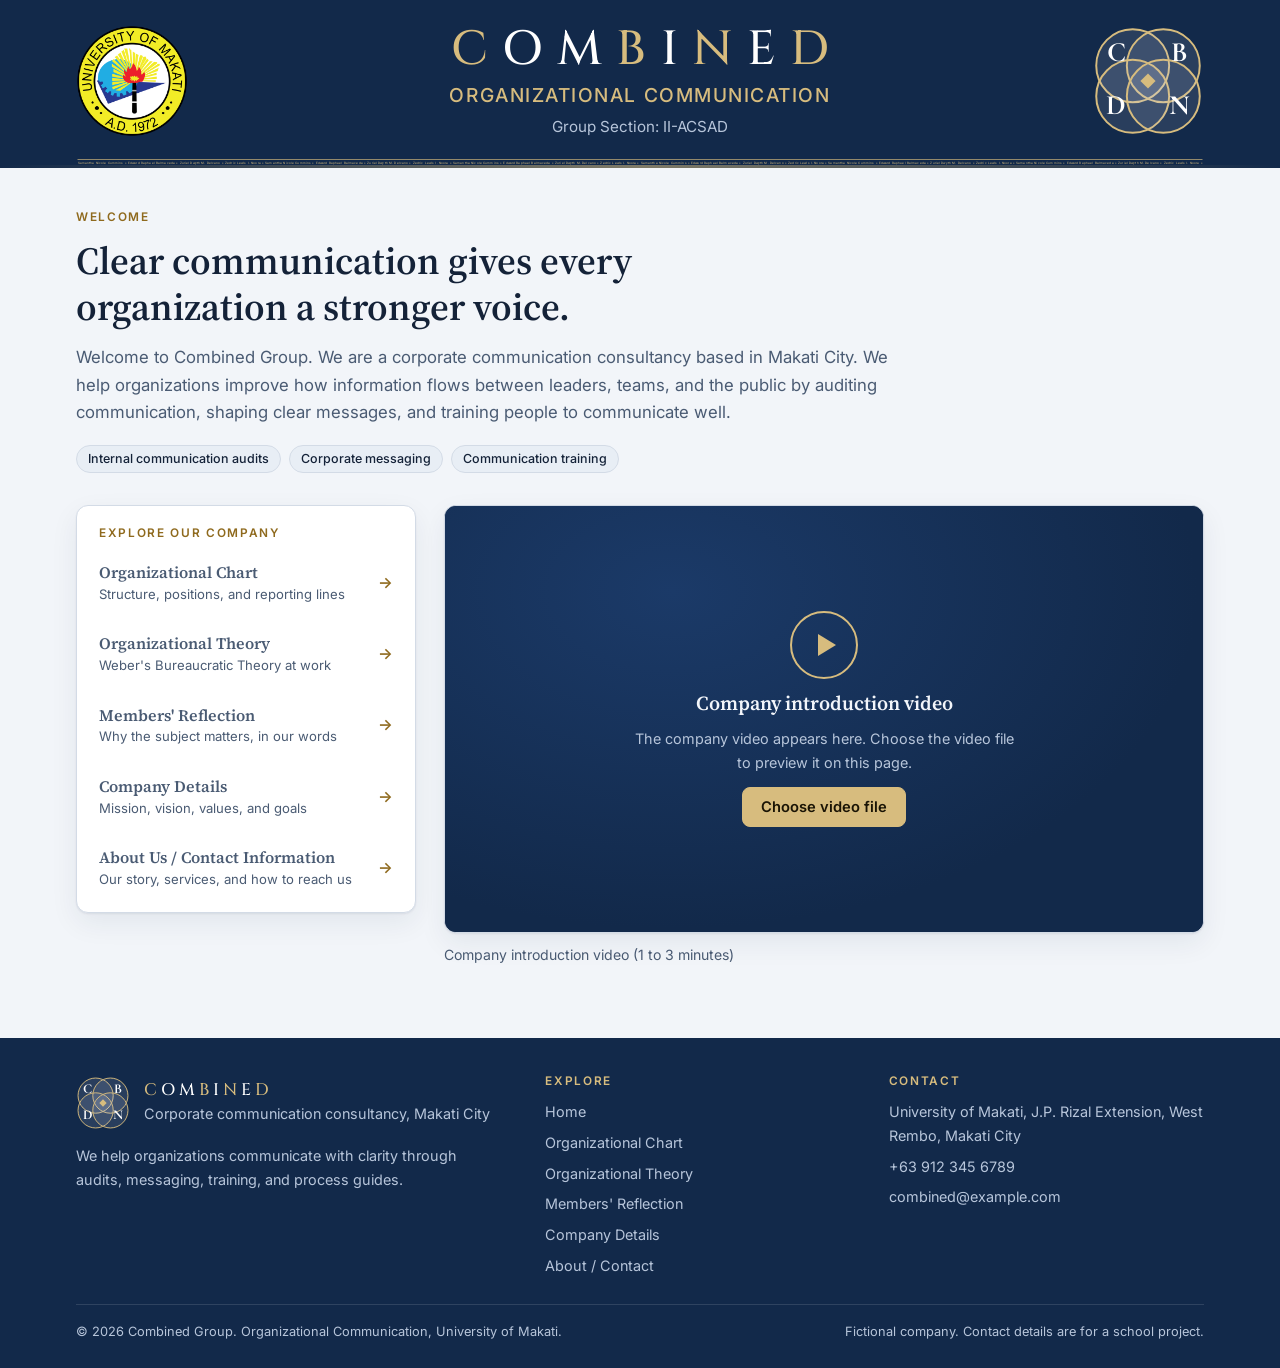
<file: index.html>
<!DOCTYPE html>
<html lang="en">
<head>
<meta charset="UTF-8">
<meta name="viewport" content="width=device-width, initial-scale=1, viewport-fit=cover">
<title>Home | Combined Group</title>
<link rel="preconnect" href="https://fonts.googleapis.com">
<link rel="preconnect" href="https://fonts.gstatic.com" crossorigin>
<link rel="stylesheet" href="https://fonts.googleapis.com/css2?family=Inter:wght@400;500;600&family=Source+Serif+4:opsz,wght@8..60,500;8..60,600;8..60,700&family=Cinzel:wght@500;600&family=Cormorant+Garamond:wght@600;700&display=swap">
<link rel="icon" type="image/svg+xml" href="assets/logo.svg">
<link rel="icon" type="image/png" href="assets/favicon.png">
<link rel="apple-touch-icon" href="assets/favicon.png">
<link rel="stylesheet" href="css/style.css">
</head>
<body data-page="home">

<header class="site-header">
  <div class="wrap">
    <div class="header-grid">
      <div class="logo-slot left" id="umak-logo"></div>
      <div class="brand-center">
        <h1 id="co-name"></h1>
        <p class="sub">Organizational Communication</p>
        <p class="sec" id="co-section"></p>
      </div>
      <div class="logo-slot right" id="company-logo"></div>
    </div>
    <svg class="member-line" id="member-line" viewBox="0 0 1200 6" role="img" aria-label="Decorative line made of our group members' names"></svg>
  </div>
  <div class="header-rule"></div>
</header>

<nav class="topnav" id="topnav" aria-label="Main navigation" hidden>
  <div class="wrap"><ul id="topnav-list"></ul></div>
</nav>

<main id="main">
<section class="page" data-page="home" aria-labelledby="home-h">
  <div class="wrap">
    <div class="intro">
      <span class="label">Welcome</span>
      <h2 id="home-h">Clear communication gives every organization a stronger voice.</h2>
      <p id="home-intro"></p>
      <div class="chips">
        <span class="pill">Internal communication audits</span>
        <span class="pill">Corporate messaging</span>
        <span class="pill">Communication training</span>
      </div>
    </div>
    <div class="home-grid">
      <aside class="card side-nav" aria-label="Explore our company">
        <span class="label">Explore our company</span>
        <ul id="side-nav-list"></ul>
      </aside>
      <div class="video-col">
        <div class="video-frame" id="video-frame"></div>
        <div class="video-caption">
          <span>Company introduction video (1 to 3 minutes)</span>
          <span class="video-note" id="video-note" aria-live="polite"></span>
        </div>
      </div>
    </div>
  </div>
</section>
</main>

<footer class="site-footer">
  <div class="wrap">
    <div class="foot-grid">
      <div>
        <div class="foot-brand"><div class="mini" id="foot-logo"></div><div><strong id="foot-name"></strong><span>Corporate communication consultancy, Makati City</span></div></div>
        <p style="margin-top:14px;max-width:44ch">We help organizations communicate with clarity through audits, messaging, training, and process guides.</p>
      </div>
      <div><h4>Explore</h4><ul id="foot-links"></ul></div>
      <div><h4>Contact</h4><ul><li>University of Makati, J.P. Rizal Extension, West Rembo, Makati City</li><li>+63 912 345 6789</li><li>combined@example.com</li></ul></div>
    </div>
    <div class="legal"><span id="foot-legal"></span><span>Fictional company. Contact details are for a school project.</span></div>
  </div>
</footer>

<script src="js/script.js"></script>
</body>
</html>
</file>
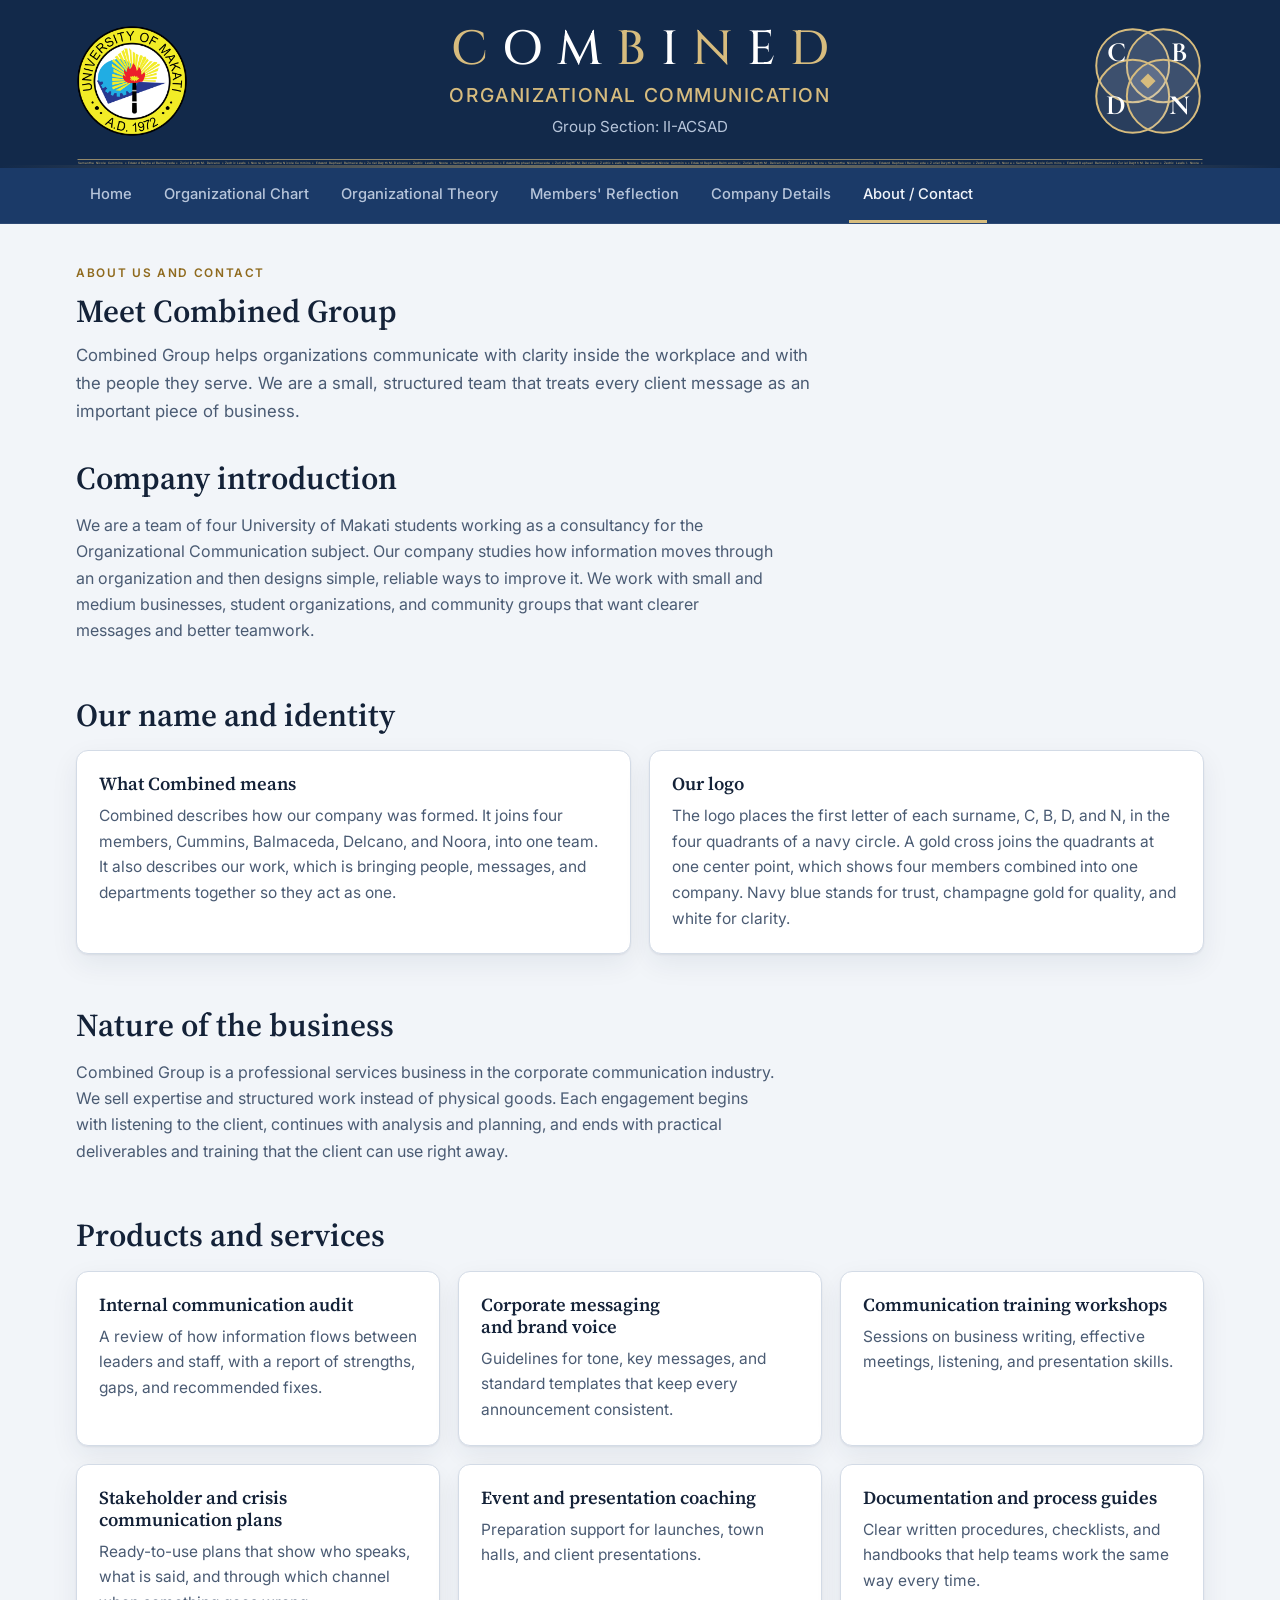
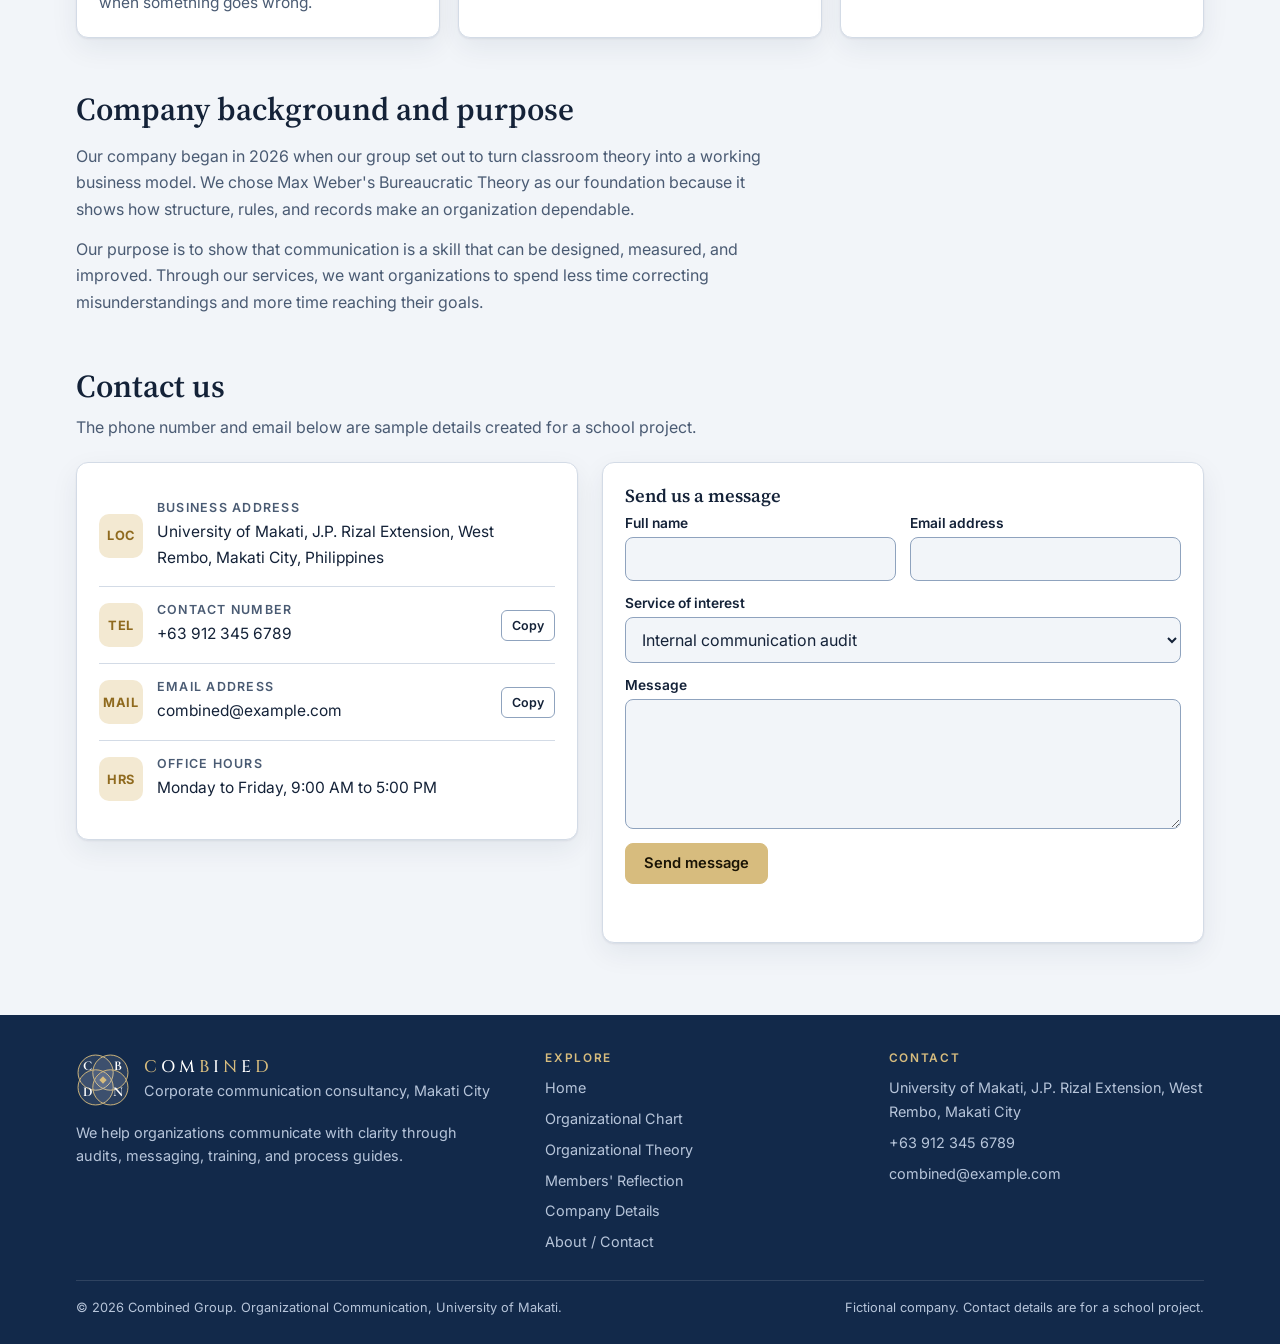
<file: about-contact.html>
<!DOCTYPE html>
<html lang="en">
<head>
<meta charset="UTF-8">
<meta name="viewport" content="width=device-width, initial-scale=1, viewport-fit=cover">
<title>About Us and Contact | Combined Group</title>
<link rel="preconnect" href="https://fonts.googleapis.com">
<link rel="preconnect" href="https://fonts.gstatic.com" crossorigin>
<link rel="stylesheet" href="https://fonts.googleapis.com/css2?family=Inter:wght@400;500;600&family=Source+Serif+4:opsz,wght@8..60,500;8..60,600;8..60,700&family=Cinzel:wght@500;600&family=Cormorant+Garamond:wght@600;700&display=swap">
<link rel="icon" type="image/svg+xml" href="assets/logo.svg">
<link rel="icon" type="image/png" href="assets/favicon.png">
<link rel="apple-touch-icon" href="assets/favicon.png">
<link rel="stylesheet" href="css/style.css">
</head>
<body data-page="about-contact">

<header class="site-header">
  <div class="wrap">
    <div class="header-grid">
      <div class="logo-slot left" id="umak-logo"></div>
      <div class="brand-center">
        <h1 id="co-name"></h1>
        <p class="sub">Organizational Communication</p>
        <p class="sec" id="co-section"></p>
      </div>
      <div class="logo-slot right" id="company-logo"></div>
    </div>
    <svg class="member-line" id="member-line" viewBox="0 0 1200 6" role="img" aria-label="Decorative line made of our group members' names"></svg>
  </div>
  <div class="header-rule"></div>
</header>

<nav class="topnav" id="topnav" aria-label="Main navigation">
  <div class="wrap"><ul id="topnav-list"></ul></div>
</nav>

<main id="main">
<section class="page" data-page="about-contact" aria-labelledby="ac-h">
  <div class="wrap">
    <div class="page-hero">
      <span class="label">About Us and Contact</span>
      <h2 id="ac-h">Meet Combined Group</h2>
      <p>Combined Group helps organizations communicate with clarity inside the workplace and with the people they serve. We are a small, structured team that treats every client message as an important piece of business.</p>
    </div>

    <div class="section" style="margin-top:0">
      <h2>Company introduction</h2>
      <div class="prose" style="margin-top:14px">
        <p>We are a team of four University of Makati students working as a consultancy for the Organizational Communication subject. Our company studies how information moves through an organization and then designs simple, reliable ways to improve it. We work with small and medium businesses, student organizations, and community groups that want clearer messages and better teamwork.</p>
      </div>
    </div>

    <div class="section">
      <h2>Our name and identity</h2>
      <div class="grid g2" style="margin-top:16px">
        <article class="card"><h3>What Combined means</h3><p>Combined describes how our company was formed. It joins four members, Cummins, Balmaceda, Delcano, and Noora, into one team. It also describes our work, which is bringing people, messages, and departments together so they act as one.</p></article>
        <article class="card"><h3>Our logo</h3><p>The logo places the first letter of each surname, C, B, D, and N, in the four quadrants of a navy circle. A gold cross joins the quadrants at one center point, which shows four members combined into one company. Navy blue stands for trust, champagne gold for quality, and white for clarity.</p></article>
      </div>
    </div>

    <div class="section">
      <h2>Nature of the business</h2>
      <div class="prose" style="margin-top:14px">
        <p>Combined Group is a professional services business in the corporate communication industry. We sell expertise and structured work instead of physical goods. Each engagement begins with listening to the client, continues with analysis and planning, and ends with practical deliverables and training that the client can use right away.</p>
      </div>
    </div>

    <div class="section">
      <h2>Products and services</h2>
      <div class="grid g3" style="margin-top:16px">
        <article class="card hoverable"><h3>Internal communication audit</h3><p>A review of how information flows between leaders and staff, with a report of strengths, gaps, and recommended fixes.</p></article>
        <article class="card hoverable"><h3>Corporate messaging and brand voice</h3><p>Guidelines for tone, key messages, and standard templates that keep every announcement consistent.</p></article>
        <article class="card hoverable"><h3>Communication training workshops</h3><p>Sessions on business writing, effective meetings, listening, and presentation skills.</p></article>
        <article class="card hoverable"><h3>Stakeholder and crisis communication plans</h3><p>Ready-to-use plans that show who speaks, what is said, and through which channel when something goes wrong.</p></article>
        <article class="card hoverable"><h3>Event and presentation coaching</h3><p>Preparation support for launches, town halls, and client presentations.</p></article>
        <article class="card hoverable"><h3>Documentation and process guides</h3><p>Clear written procedures, checklists, and handbooks that help teams work the same way every time.</p></article>
      </div>
    </div>

    <div class="section">
      <h2>Company background and purpose</h2>
      <div class="prose" style="margin-top:14px">
        <p>Our company began in 2026 when our group set out to turn classroom theory into a working business model. We chose Max Weber's Bureaucratic Theory as our foundation because it shows how structure, rules, and records make an organization dependable.</p>
        <p>Our purpose is to show that communication is a skill that can be designed, measured, and improved. Through our services, we want organizations to spend less time correcting misunderstandings and more time reaching their goals.</p>
      </div>
    </div>

    <div class="section">
      <h2>Contact us</h2>
      <p class="lead">The phone number and email below are sample details created for a school project.</p>
      <div class="contact-grid">
        <div class="card">
          <div class="detail"><div class="ic">LOC</div><div><h4>Business address</h4><p>University of Makati, J.P. Rizal Extension, West Rembo, Makati City, Philippines</p></div></div>
          <div class="detail"><div class="ic">TEL</div><div><h4>Contact number</h4><p id="v-phone">+63 912 345 6789</p></div><button class="copy" type="button" data-copy="v-phone">Copy</button></div>
          <div class="detail"><div class="ic">MAIL</div><div><h4>Email address</h4><p id="v-email">combined@example.com</p></div><button class="copy" type="button" data-copy="v-email">Copy</button></div>
          <div class="detail"><div class="ic">HRS</div><div><h4>Office hours</h4><p>Monday to Friday, 9:00 AM to 5:00 PM</p></div></div>
        </div>
        <div class="card">
          <h3>Send us a message</h3>
          <form id="contact-form" novalidate>
            <div class="row2">
              <div class="field"><label for="c-name">Full name</label><input id="c-name" name="name" type="text" autocomplete="name" required></div>
              <div class="field"><label for="c-email">Email address</label><input id="c-email" name="email" type="email" autocomplete="email" required></div>
            </div>
            <div class="field"><label for="c-topic">Service of interest</label>
              <select id="c-topic" name="topic">
                <option>Internal communication audit</option>
                <option>Corporate messaging and brand voice</option>
                <option>Communication training workshop</option>
                <option>Stakeholder and crisis communication plan</option>
                <option>Event and presentation coaching</option>
                <option>Documentation and process guides</option>
              </select>
            </div>
            <div class="field"><label for="c-msg">Message</label><textarea id="c-msg" name="message" required></textarea></div>
            <div><button class="btn" type="submit">Send message</button></div>
            <p class="status" id="form-status" role="status" aria-live="polite"></p>
          </form>
        </div>
      </div>
    </div>
  </div>
</section>
</main>

<footer class="site-footer">
  <div class="wrap">
    <div class="foot-grid">
      <div>
        <div class="foot-brand"><div class="mini" id="foot-logo"></div><div><strong id="foot-name"></strong><span>Corporate communication consultancy, Makati City</span></div></div>
        <p style="margin-top:14px;max-width:44ch">We help organizations communicate with clarity through audits, messaging, training, and process guides.</p>
      </div>
      <div><h4>Explore</h4><ul id="foot-links"></ul></div>
      <div><h4>Contact</h4><ul><li>University of Makati, J.P. Rizal Extension, West Rembo, Makati City</li><li>+63 912 345 6789</li><li>combined@example.com</li></ul></div>
    </div>
    <div class="legal"><span id="foot-legal"></span><span>Fictional company. Contact details are for a school project.</span></div>
  </div>
</footer>

<script src="js/script.js"></script>
</body>
</html>
</file>
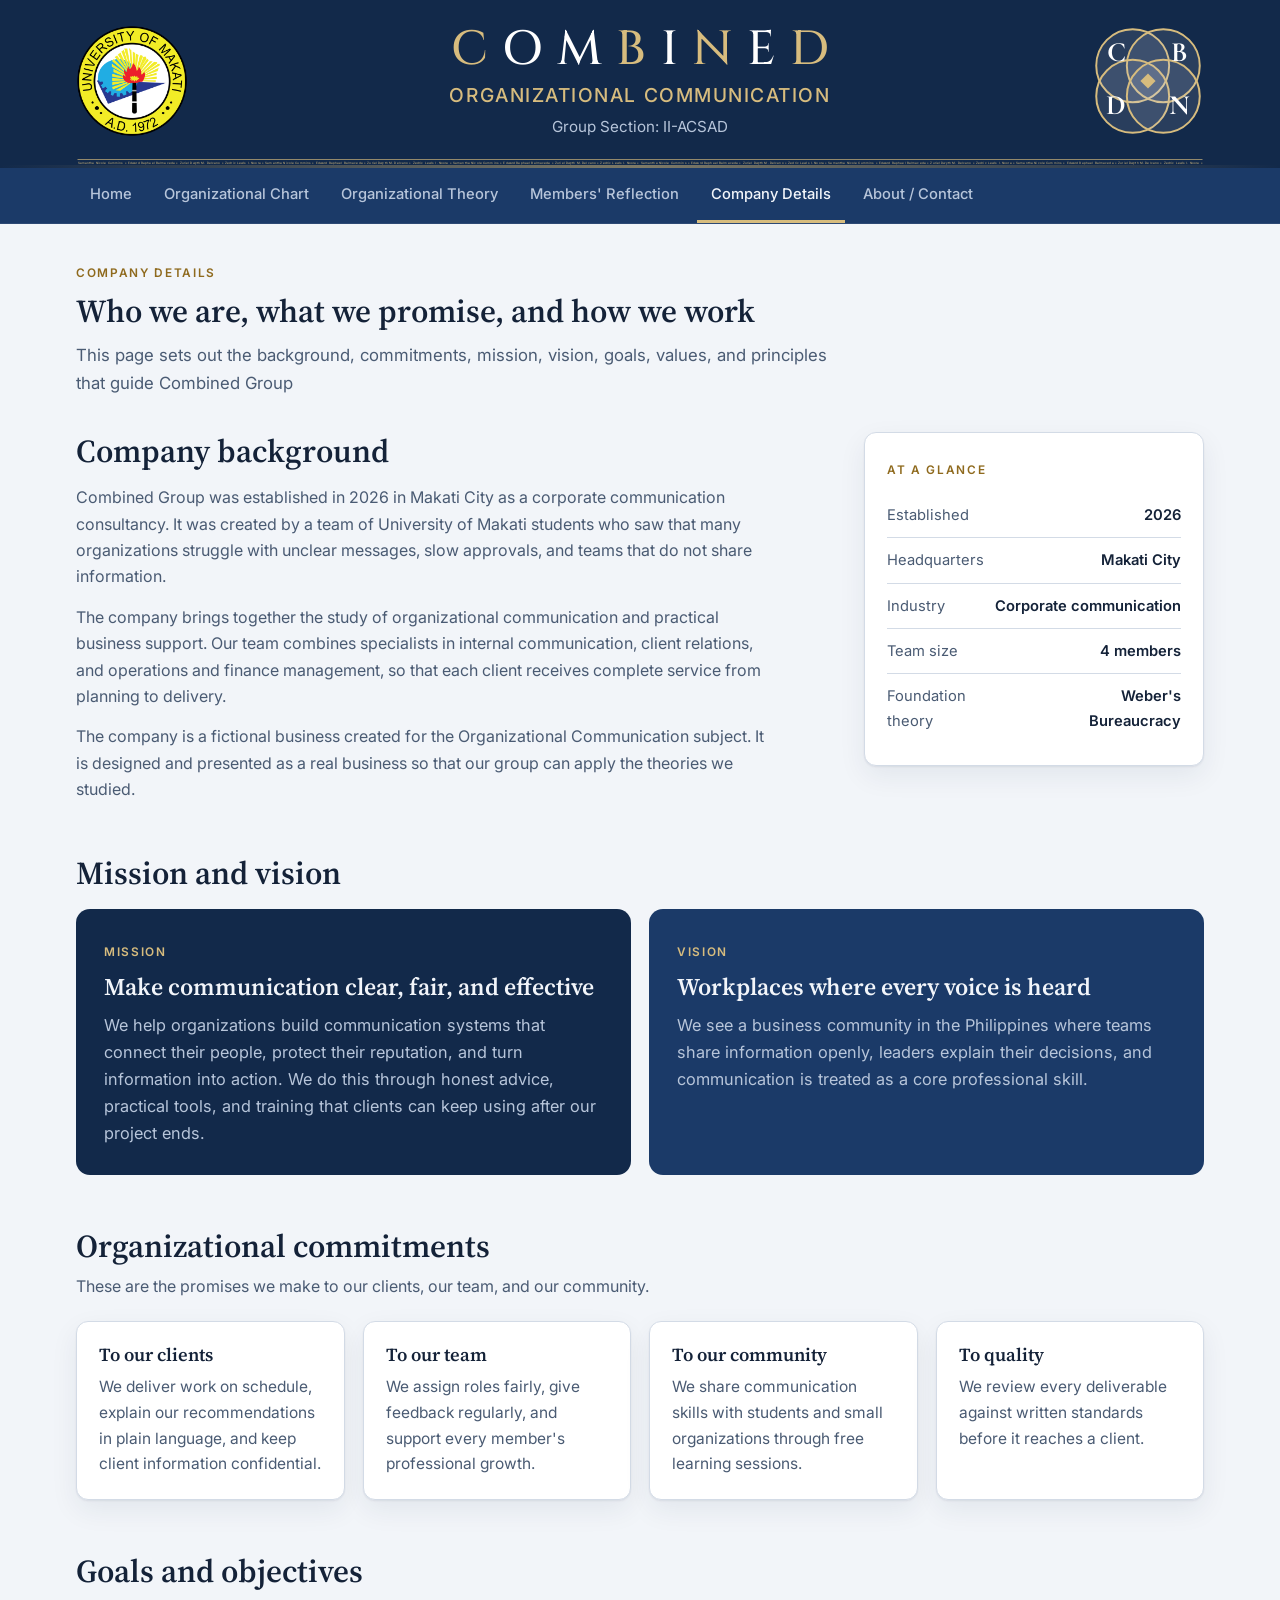
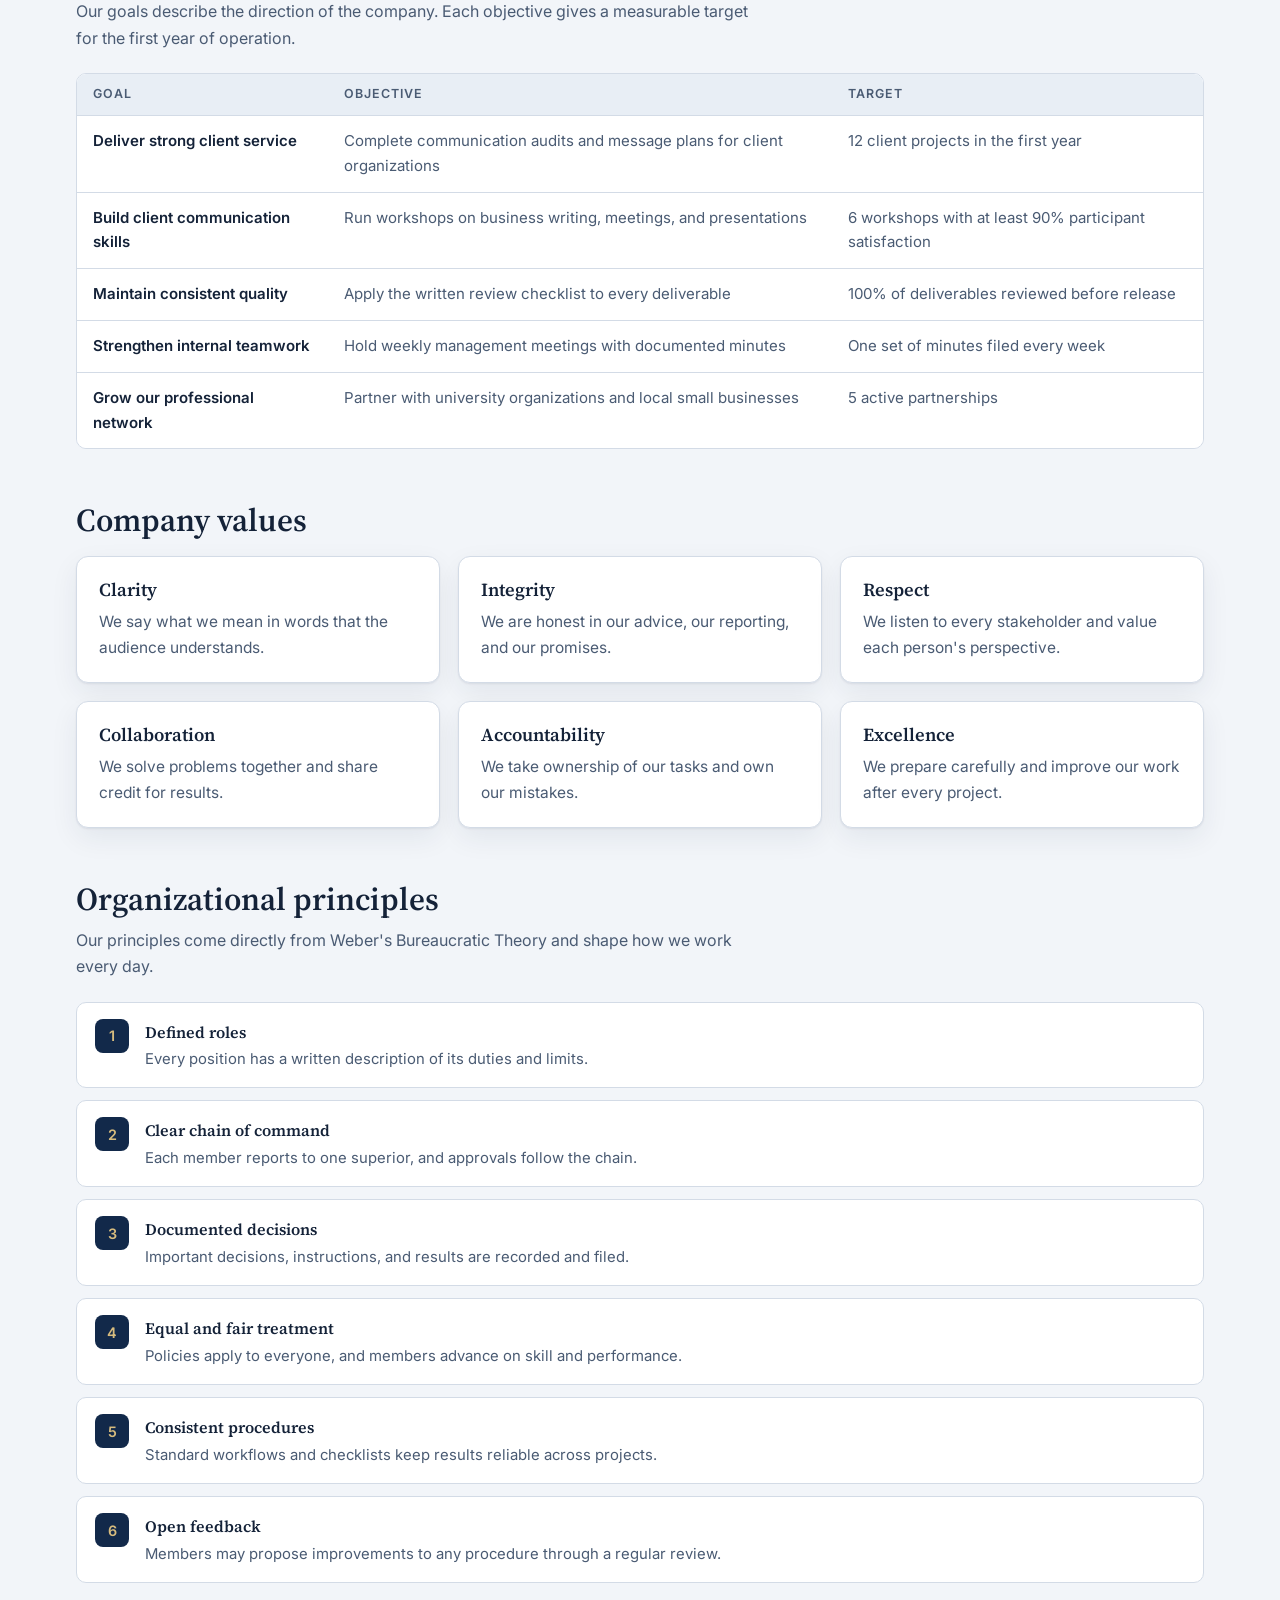
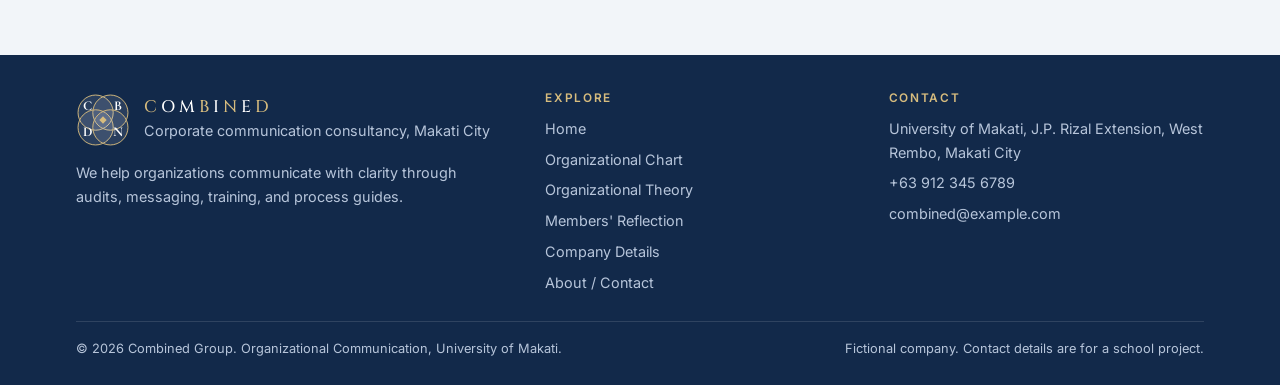
<file: company-details.html>
<!DOCTYPE html>
<html lang="en">
<head>
<meta charset="UTF-8">
<meta name="viewport" content="width=device-width, initial-scale=1, viewport-fit=cover">
<title>Company Details | Combined Group</title>
<link rel="preconnect" href="https://fonts.googleapis.com">
<link rel="preconnect" href="https://fonts.gstatic.com" crossorigin>
<link rel="stylesheet" href="https://fonts.googleapis.com/css2?family=Inter:wght@400;500;600&family=Source+Serif+4:opsz,wght@8..60,500;8..60,600;8..60,700&family=Cinzel:wght@500;600&family=Cormorant+Garamond:wght@600;700&display=swap">
<link rel="icon" type="image/svg+xml" href="assets/logo.svg">
<link rel="icon" type="image/png" href="assets/favicon.png">
<link rel="apple-touch-icon" href="assets/favicon.png">
<link rel="stylesheet" href="css/style.css">
</head>
<body data-page="company-details">

<header class="site-header">
  <div class="wrap">
    <div class="header-grid">
      <div class="logo-slot left" id="umak-logo"></div>
      <div class="brand-center">
        <h1 id="co-name"></h1>
        <p class="sub">Organizational Communication</p>
        <p class="sec" id="co-section"></p>
      </div>
      <div class="logo-slot right" id="company-logo"></div>
    </div>
    <svg class="member-line" id="member-line" viewBox="0 0 1200 6" role="img" aria-label="Decorative line made of our group members' names"></svg>
  </div>
  <div class="header-rule"></div>
</header>

<nav class="topnav" id="topnav" aria-label="Main navigation">
  <div class="wrap"><ul id="topnav-list"></ul></div>
</nav>

<main id="main">
<section class="page" data-page="company-details" aria-labelledby="cd-h">
  <div class="wrap">
    <div class="page-hero">
      <span class="label">Company Details</span>
      <h2 id="cd-h">Who we are, what we promise, and how we work</h2>
      <p>This page sets out the background, commitments, mission, vision, goals, values, and principles that guide Combined Group</p>
    </div>

    <div class="two-col">
      <div>
        <h2>Company background</h2>
        <div class="prose" style="margin-top:14px">
          <p>Combined Group was established in 2026 in Makati City as a corporate communication consultancy. It was created by a team of University of Makati students who saw that many organizations struggle with unclear messages, slow approvals, and teams that do not share information.</p>
          <p>The company brings together the study of organizational communication and practical business support. Our team combines specialists in internal communication, client relations, and operations and finance management, so that each client receives complete service from planning to delivery.</p>
          <p>The company is a fictional business created for the Organizational Communication subject. It is designed and presented as a real business so that our group can apply the theories we studied.</p>
        </div>
      </div>
      <aside class="card" aria-label="Company at a glance">
        <span class="label">At a glance</span>
        <dl class="facts" style="margin:12px 0 0">
          <div><dt>Established</dt><dd>2026</dd></div>
          <div><dt>Headquarters</dt><dd>Makati City</dd></div>
          <div><dt>Industry</dt><dd>Corporate communication</dd></div>
          <div><dt>Team size</dt><dd id="fact-team"></dd></div>
          <div><dt>Foundation theory</dt><dd>Weber's Bureaucracy</dd></div>
        </dl>
      </aside>
    </div>

    <div class="section">
      <h2>Mission and vision</h2>
      <div class="mv" style="margin-top:16px">
        <div class="panel"><span class="label">Mission</span><h3>Make communication clear, fair, and effective</h3><p>We help organizations build communication systems that connect their people, protect their reputation, and turn information into action. We do this through honest advice, practical tools, and training that clients can keep using after our project ends.</p></div>
        <div class="panel alt"><span class="label">Vision</span><h3>Workplaces where every voice is heard</h3><p>We see a business community in the Philippines where teams share information openly, leaders explain their decisions, and communication is treated as a core professional skill.</p></div>
      </div>
    </div>

    <div class="section">
      <h2>Organizational commitments</h2>
      <p class="lead">These are the promises we make to our clients, our team, and our community.</p>
      <div class="grid g4">
        <article class="card hoverable"><h3>To our clients</h3><p>We deliver work on schedule, explain our recommendations in plain language, and keep client information confidential.</p></article>
        <article class="card hoverable"><h3>To our team</h3><p>We assign roles fairly, give feedback regularly, and support every member's professional growth.</p></article>
        <article class="card hoverable"><h3>To our community</h3><p>We share communication skills with students and small organizations through free learning sessions.</p></article>
        <article class="card hoverable"><h3>To quality</h3><p>We review every deliverable against written standards before it reaches a client.</p></article>
      </div>
    </div>

    <div class="section">
      <h2>Goals and objectives</h2>
      <p class="lead">Our goals describe the direction of the company. Each objective gives a measurable target for the first year of operation.</p>
      <div class="table-wrap">
        <table>
          <thead><tr><th>Goal</th><th>Objective</th><th>Target</th></tr></thead>
          <tbody>
            <tr><td>Deliver strong client service</td><td>Complete communication audits and message plans for client organizations</td><td>12 client projects in the first year</td></tr>
            <tr><td>Build client communication skills</td><td>Run workshops on business writing, meetings, and presentations</td><td>6 workshops with at least 90% participant satisfaction</td></tr>
            <tr><td>Maintain consistent quality</td><td>Apply the written review checklist to every deliverable</td><td>100% of deliverables reviewed before release</td></tr>
            <tr><td>Strengthen internal teamwork</td><td>Hold weekly management meetings with documented minutes</td><td>One set of minutes filed every week</td></tr>
            <tr><td>Grow our professional network</td><td>Partner with university organizations and local small businesses</td><td>5 active partnerships</td></tr>
          </tbody>
        </table>
      </div>
    </div>

    <div class="section">
      <h2>Company values</h2>
      <div class="grid g3" style="margin-top:16px">
        <article class="card hoverable"><h3>Clarity</h3><p>We say what we mean in words that the audience understands.</p></article>
        <article class="card hoverable"><h3>Integrity</h3><p>We are honest in our advice, our reporting, and our promises.</p></article>
        <article class="card hoverable"><h3>Respect</h3><p>We listen to every stakeholder and value each person's perspective.</p></article>
        <article class="card hoverable"><h3>Collaboration</h3><p>We solve problems together and share credit for results.</p></article>
        <article class="card hoverable"><h3>Accountability</h3><p>We take ownership of our tasks and own our mistakes.</p></article>
        <article class="card hoverable"><h3>Excellence</h3><p>We prepare carefully and improve our work after every project.</p></article>
      </div>
    </div>

    <div class="section">
      <h2>Organizational principles</h2>
      <p class="lead">Our principles come directly from Weber's Bureaucratic Theory and shape how we work every day.</p>
      <ul class="principle-list">
        <li><span class="n">1</span><div><b>Defined roles</b><span class="t">Every position has a written description of its duties and limits.</span></div></li>
        <li><span class="n">2</span><div><b>Clear chain of command</b><span class="t">Each member reports to one superior, and approvals follow the chain.</span></div></li>
        <li><span class="n">3</span><div><b>Documented decisions</b><span class="t">Important decisions, instructions, and results are recorded and filed.</span></div></li>
        <li><span class="n">4</span><div><b>Equal and fair treatment</b><span class="t">Policies apply to everyone, and members advance on skill and performance.</span></div></li>
        <li><span class="n">5</span><div><b>Consistent procedures</b><span class="t">Standard workflows and checklists keep results reliable across projects.</span></div></li>
        <li><span class="n">6</span><div><b>Open feedback</b><span class="t">Members may propose improvements to any procedure through a regular review.</span></div></li>
      </ul>
    </div>
  </div>
</section>
</main>

<footer class="site-footer">
  <div class="wrap">
    <div class="foot-grid">
      <div>
        <div class="foot-brand"><div class="mini" id="foot-logo"></div><div><strong id="foot-name"></strong><span>Corporate communication consultancy, Makati City</span></div></div>
        <p style="margin-top:14px;max-width:44ch">We help organizations communicate with clarity through audits, messaging, training, and process guides.</p>
      </div>
      <div><h4>Explore</h4><ul id="foot-links"></ul></div>
      <div><h4>Contact</h4><ul><li>University of Makati, J.P. Rizal Extension, West Rembo, Makati City</li><li>+63 912 345 6789</li><li>combined@example.com</li></ul></div>
    </div>
    <div class="legal"><span id="foot-legal"></span><span>Fictional company. Contact details are for a school project.</span></div>
  </div>
</footer>

<script src="js/script.js"></script>
</body>
</html>
</file>
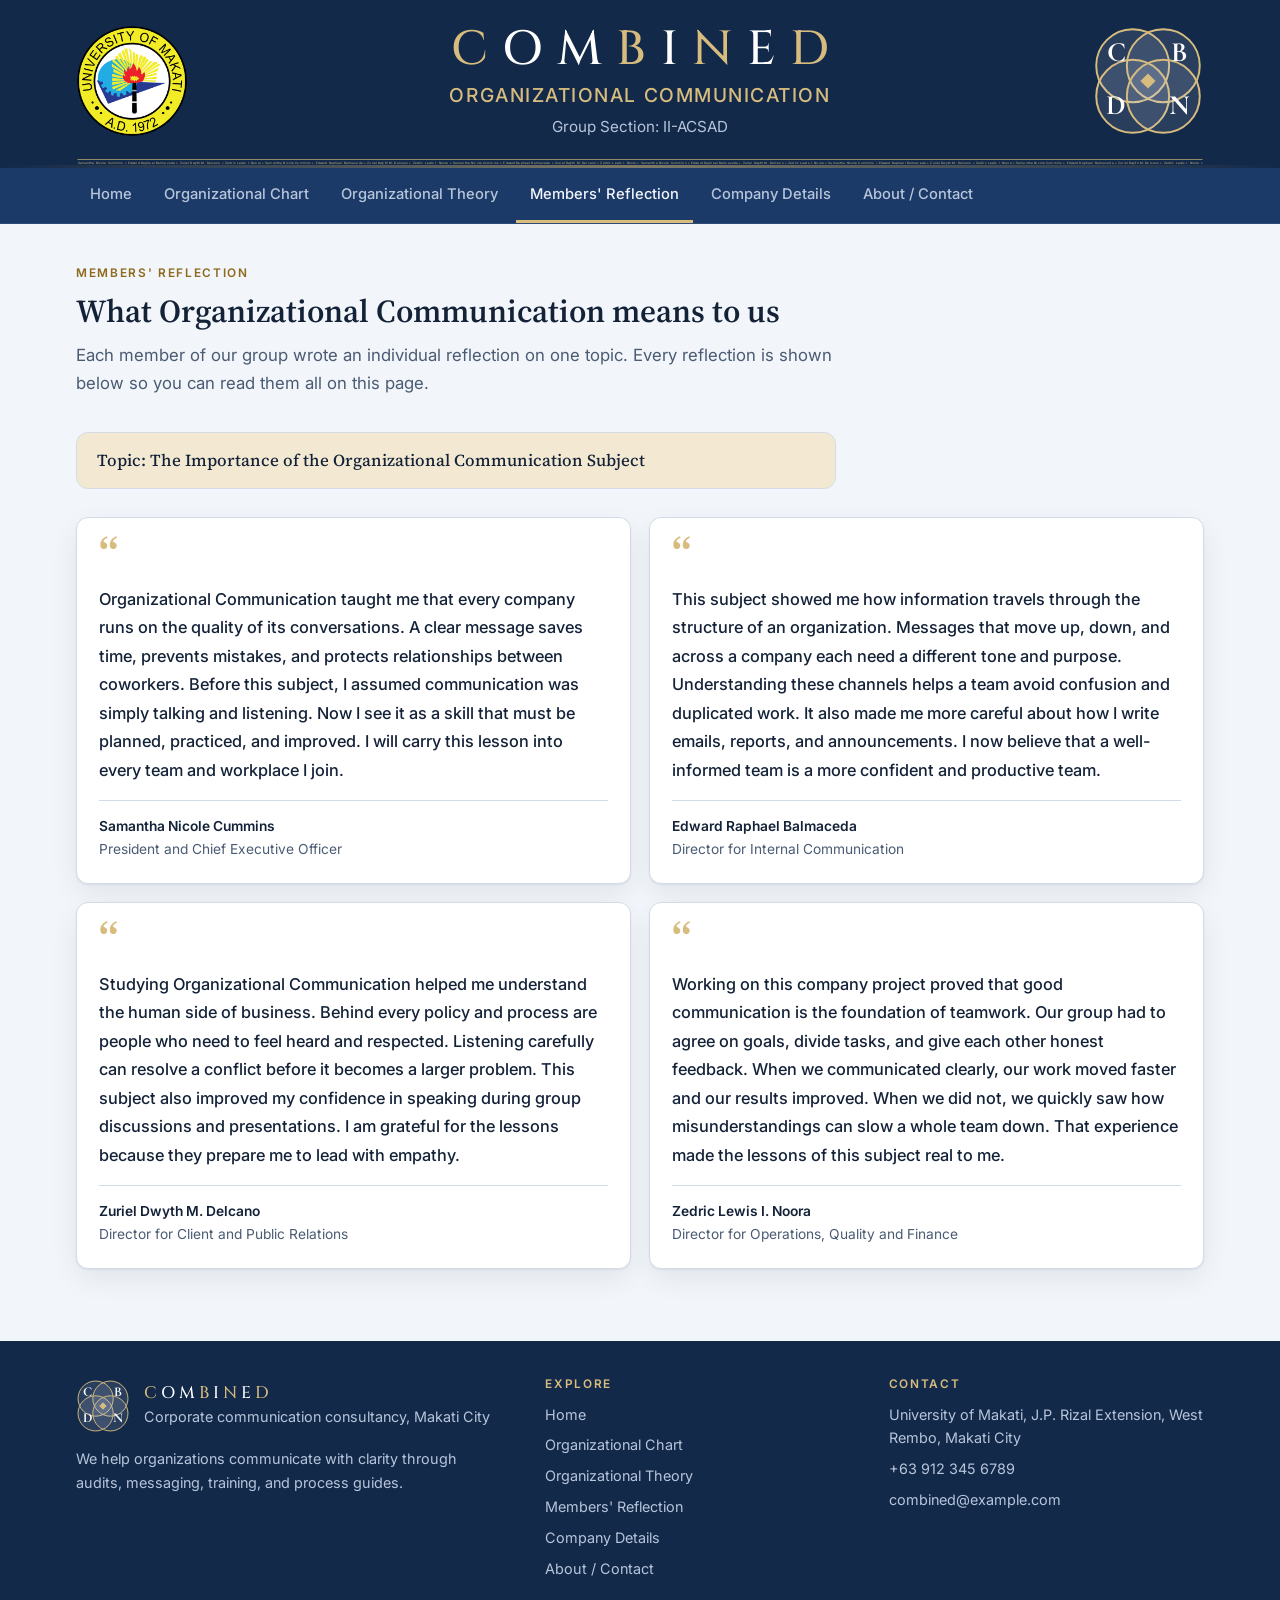
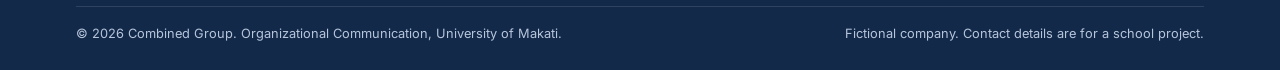
<file: members-reflection.html>
<!DOCTYPE html>
<html lang="en">
<head>
<meta charset="UTF-8">
<meta name="viewport" content="width=device-width, initial-scale=1, viewport-fit=cover">
<title>Members' Reflection | Combined Group</title>
<link rel="preconnect" href="https://fonts.googleapis.com">
<link rel="preconnect" href="https://fonts.gstatic.com" crossorigin>
<link rel="stylesheet" href="https://fonts.googleapis.com/css2?family=Inter:wght@400;500;600&family=Source+Serif+4:opsz,wght@8..60,500;8..60,600;8..60,700&family=Cinzel:wght@500;600&family=Cormorant+Garamond:wght@600;700&display=swap">
<link rel="icon" type="image/svg+xml" href="assets/logo.svg">
<link rel="icon" type="image/png" href="assets/favicon.png">
<link rel="apple-touch-icon" href="assets/favicon.png">
<link rel="stylesheet" href="css/style.css">
</head>
<body data-page="members-reflection">

<header class="site-header">
  <div class="wrap">
    <div class="header-grid">
      <div class="logo-slot left" id="umak-logo"></div>
      <div class="brand-center">
        <h1 id="co-name"></h1>
        <p class="sub">Organizational Communication</p>
        <p class="sec" id="co-section"></p>
      </div>
      <div class="logo-slot right" id="company-logo"></div>
    </div>
    <svg class="member-line" id="member-line" viewBox="0 0 1200 6" role="img" aria-label="Decorative line made of our group members' names"></svg>
  </div>
  <div class="header-rule"></div>
</header>

<nav class="topnav" id="topnav" aria-label="Main navigation">
  <div class="wrap"><ul id="topnav-list"></ul></div>
</nav>

<main id="main">
<section class="page" data-page="members-reflection" aria-labelledby="mr-h">
  <div class="wrap">
    <div class="page-hero">
      <span class="label">Members' Reflection</span>
      <h2 id="mr-h">What Organizational Communication means to us</h2>
      <p>Each member of our group wrote an individual reflection on one topic. Every reflection is shown below so you can read them all on this page.</p>
    </div>
    <p class="topic">Topic: The Importance of the Organizational Communication Subject</p>
    <div class="grid g2" id="reflections" style="margin-top:28px"></div>
  </div>
</section>
</main>

<footer class="site-footer">
  <div class="wrap">
    <div class="foot-grid">
      <div>
        <div class="foot-brand"><div class="mini" id="foot-logo"></div><div><strong id="foot-name"></strong><span>Corporate communication consultancy, Makati City</span></div></div>
        <p style="margin-top:14px;max-width:44ch">We help organizations communicate with clarity through audits, messaging, training, and process guides.</p>
      </div>
      <div><h4>Explore</h4><ul id="foot-links"></ul></div>
      <div><h4>Contact</h4><ul><li>University of Makati, J.P. Rizal Extension, West Rembo, Makati City</li><li>+63 912 345 6789</li><li>combined@example.com</li></ul></div>
    </div>
    <div class="legal"><span id="foot-legal"></span><span>Fictional company. Contact details are for a school project.</span></div>
  </div>
</footer>

<script src="js/script.js"></script>
</body>
</html>
</file>
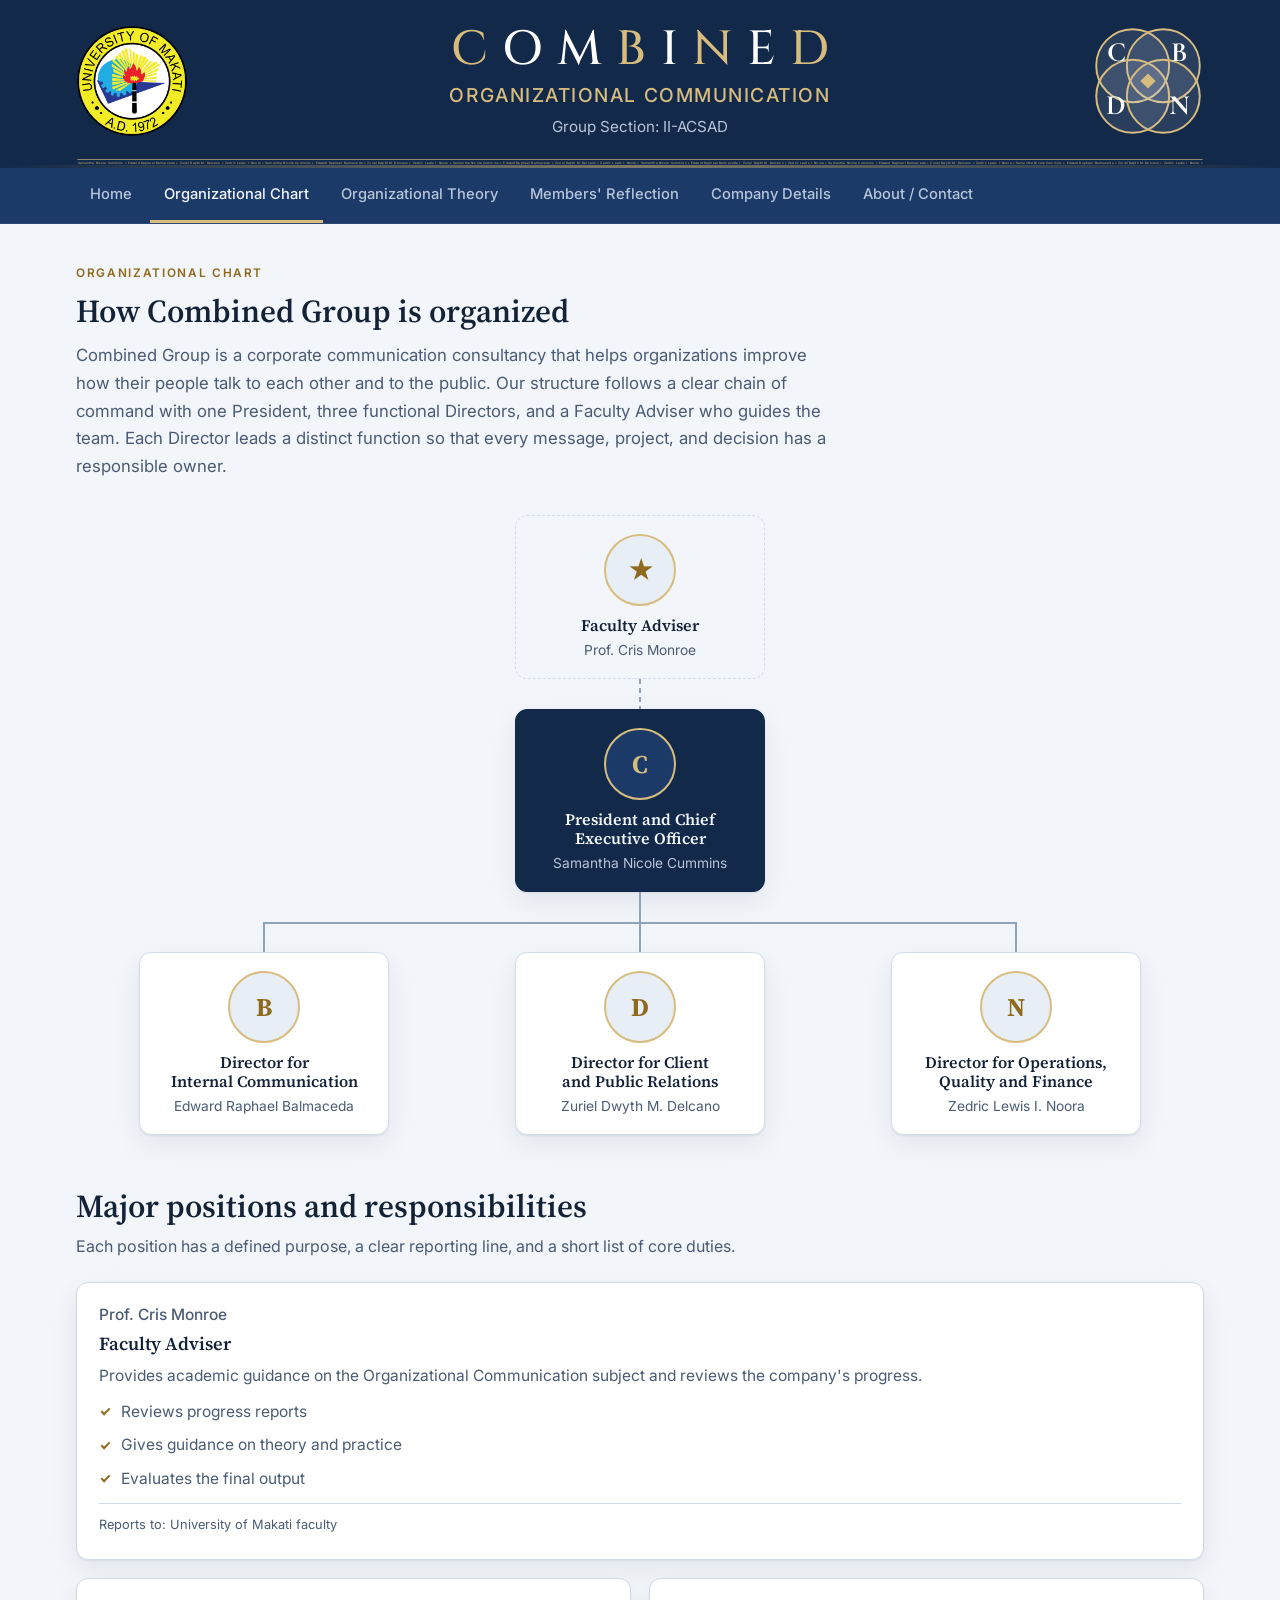
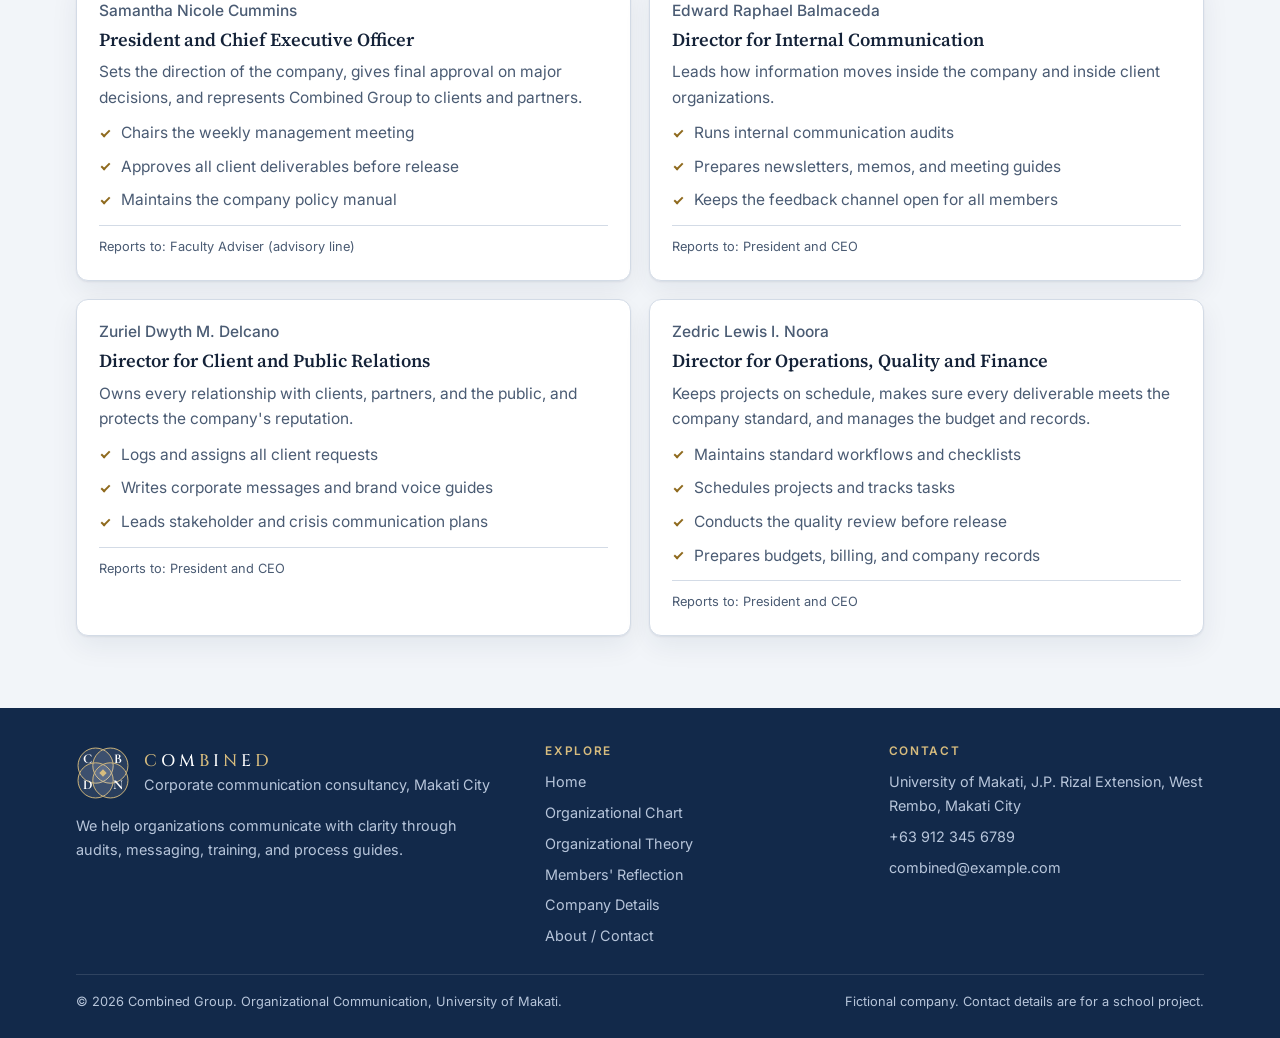
<file: organizational-chart.html>
<!DOCTYPE html>
<html lang="en">
<head>
<meta charset="UTF-8">
<meta name="viewport" content="width=device-width, initial-scale=1, viewport-fit=cover">
<title>Organizational Chart | Combined Group</title>
<link rel="preconnect" href="https://fonts.googleapis.com">
<link rel="preconnect" href="https://fonts.gstatic.com" crossorigin>
<link rel="stylesheet" href="https://fonts.googleapis.com/css2?family=Inter:wght@400;500;600&family=Source+Serif+4:opsz,wght@8..60,500;8..60,600;8..60,700&family=Cinzel:wght@500;600&family=Cormorant+Garamond:wght@600;700&display=swap">
<link rel="icon" type="image/svg+xml" href="assets/logo.svg">
<link rel="icon" type="image/png" href="assets/favicon.png">
<link rel="apple-touch-icon" href="assets/favicon.png">
<link rel="stylesheet" href="css/style.css">
</head>
<body data-page="organizational-chart">

<header class="site-header">
  <div class="wrap">
    <div class="header-grid">
      <div class="logo-slot left" id="umak-logo"></div>
      <div class="brand-center">
        <h1 id="co-name"></h1>
        <p class="sub">Organizational Communication</p>
        <p class="sec" id="co-section"></p>
      </div>
      <div class="logo-slot right" id="company-logo"></div>
    </div>
    <svg class="member-line" id="member-line" viewBox="0 0 1200 6" role="img" aria-label="Decorative line made of our group members' names"></svg>
  </div>
  <div class="header-rule"></div>
</header>

<nav class="topnav" id="topnav" aria-label="Main navigation">
  <div class="wrap"><ul id="topnav-list"></ul></div>
</nav>

<main id="main">
<section class="page" data-page="organizational-chart" aria-labelledby="oc-h">
  <div class="wrap">
    <div class="page-hero">
      <span class="label">Organizational Chart</span>
      <h2 id="oc-h">How Combined Group is organized</h2>
      <p>Combined Group is a corporate communication consultancy that helps organizations improve how their people talk to each other and to the public. Our structure follows a clear chain of command with one President, three functional Directors, and a Faculty Adviser who guides the team. Each Director leads a distinct function so that every message, project, and decision has a responsible owner.</p>
    </div>
    <div class="chart" id="chart" role="group" aria-label="Organizational chart"></div>

    <div class="section">
      <h2>Major positions and responsibilities</h2>
      <p class="lead">Each position has a defined purpose, a clear reporting line, and a short list of core duties.</p>
      <div class="grid g2" id="positions"></div>
    </div>
  </div>
</section>
</main>

<footer class="site-footer">
  <div class="wrap">
    <div class="foot-grid">
      <div>
        <div class="foot-brand"><div class="mini" id="foot-logo"></div><div><strong id="foot-name"></strong><span>Corporate communication consultancy, Makati City</span></div></div>
        <p style="margin-top:14px;max-width:44ch">We help organizations communicate with clarity through audits, messaging, training, and process guides.</p>
      </div>
      <div><h4>Explore</h4><ul id="foot-links"></ul></div>
      <div><h4>Contact</h4><ul><li>University of Makati, J.P. Rizal Extension, West Rembo, Makati City</li><li>+63 912 345 6789</li><li>combined@example.com</li></ul></div>
    </div>
    <div class="legal"><span id="foot-legal"></span><span>Fictional company. Contact details are for a school project.</span></div>
  </div>
</footer>

<script src="js/script.js"></script>
</body>
</html>
</file>
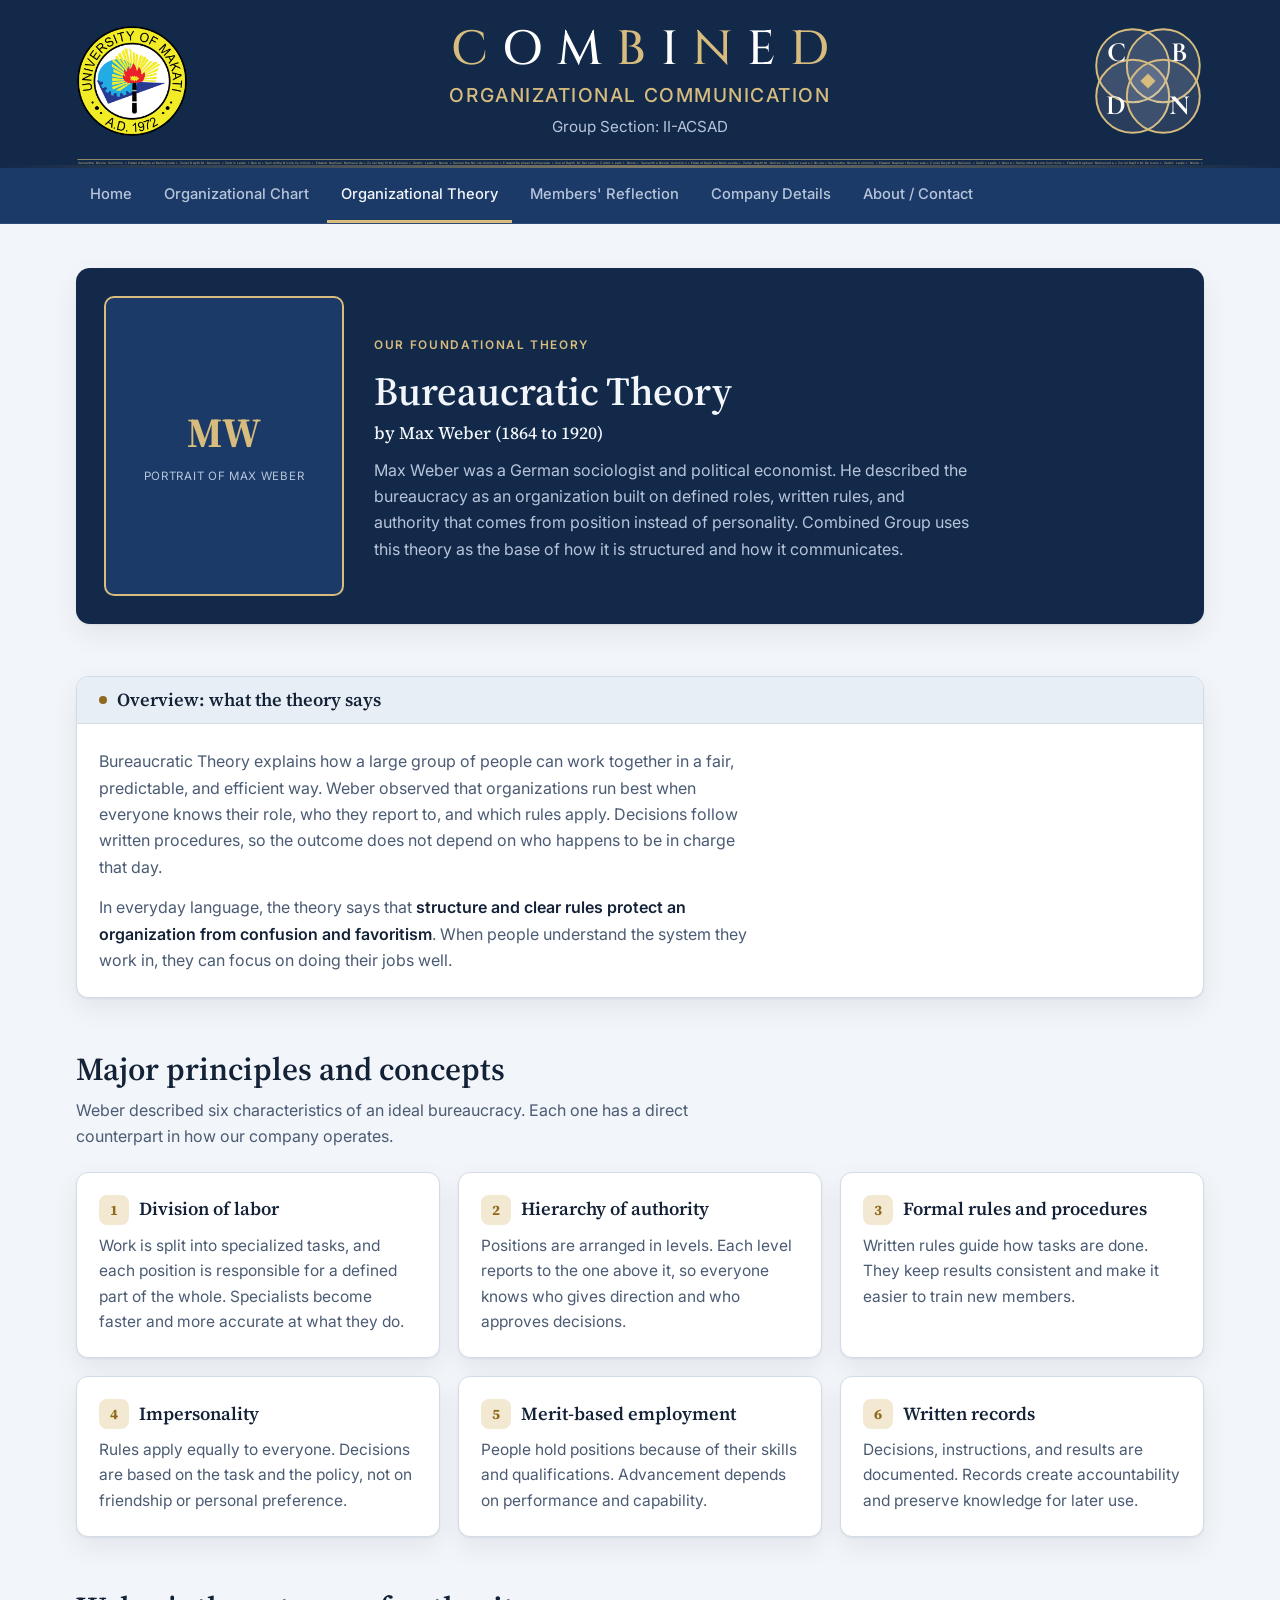
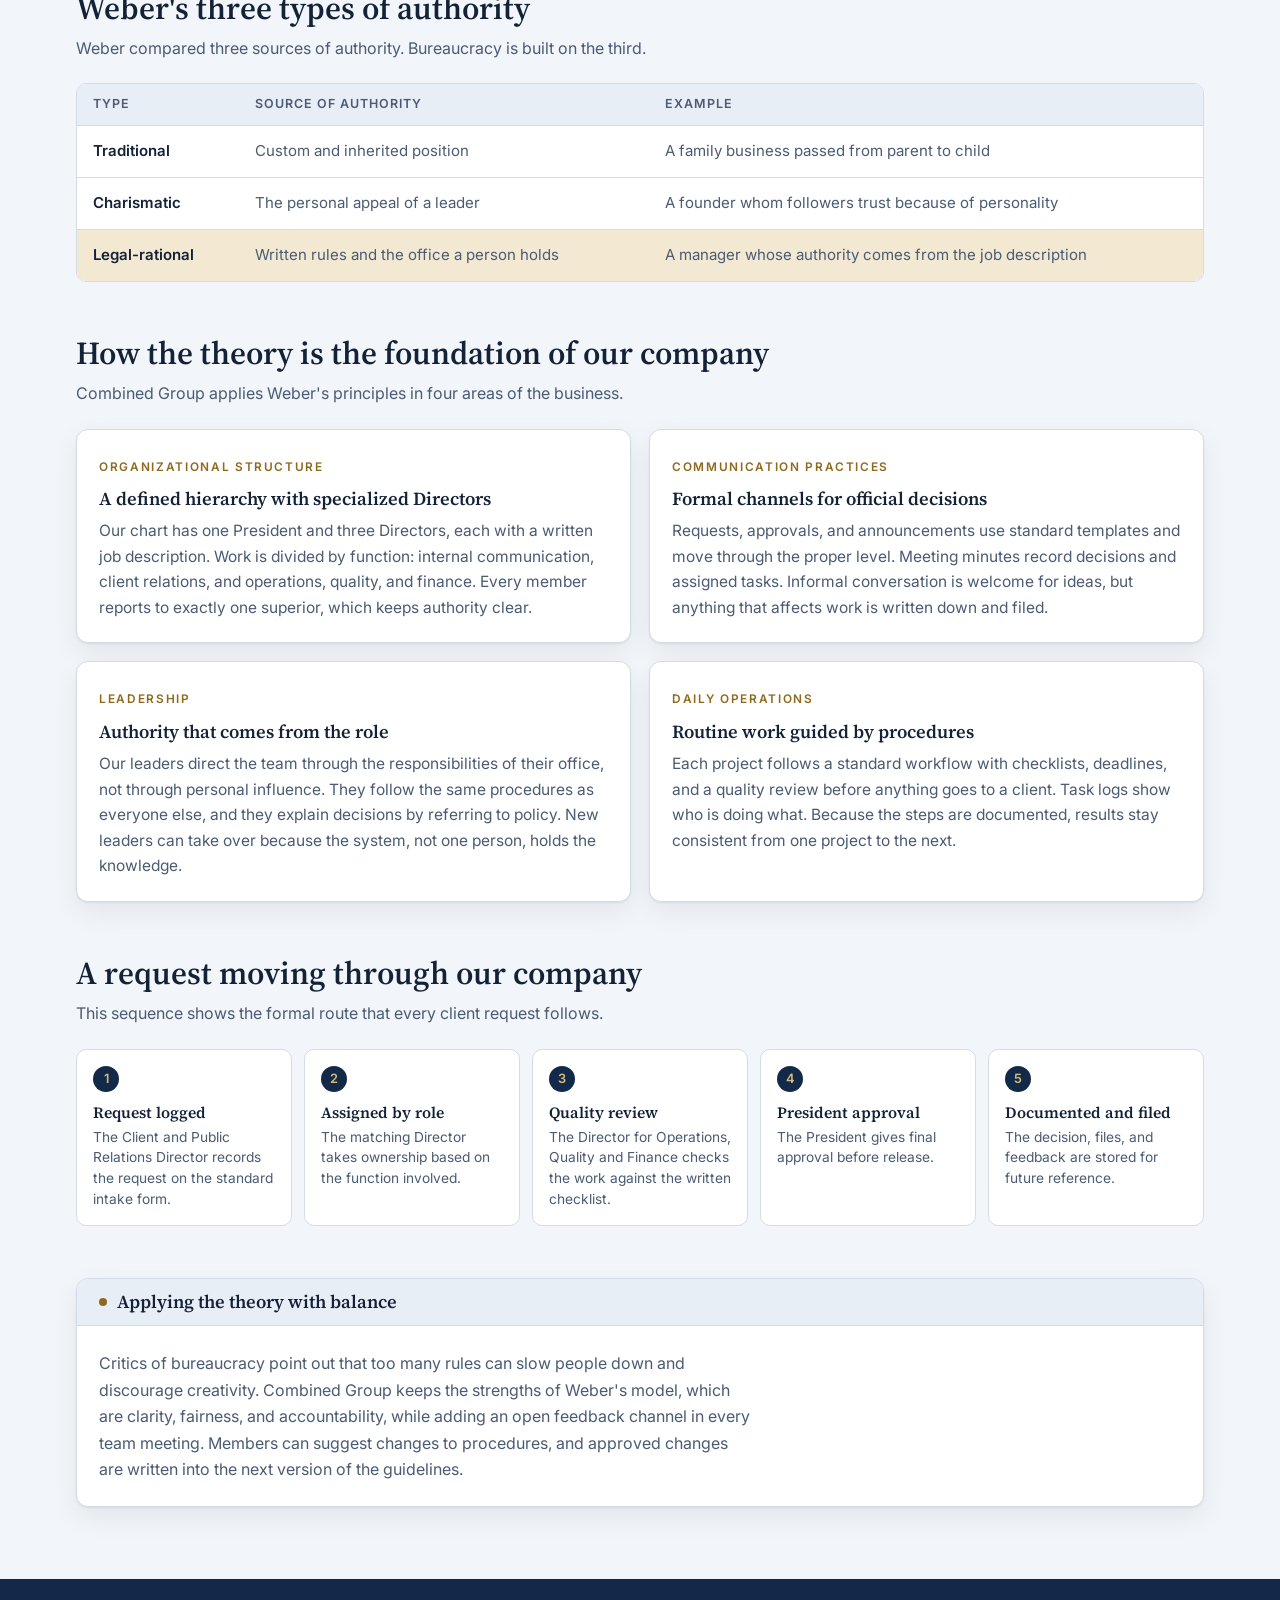
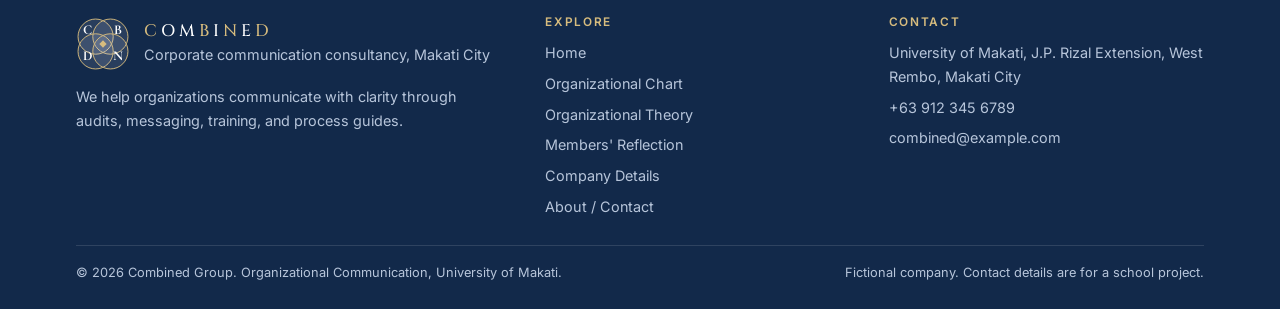
<file: organizational-theory.html>
<!DOCTYPE html>
<html lang="en">
<head>
<meta charset="UTF-8">
<meta name="viewport" content="width=device-width, initial-scale=1, viewport-fit=cover">
<title>Organizational Theory | Combined Group</title>
<link rel="preconnect" href="https://fonts.googleapis.com">
<link rel="preconnect" href="https://fonts.gstatic.com" crossorigin>
<link rel="stylesheet" href="https://fonts.googleapis.com/css2?family=Inter:wght@400;500;600&family=Source+Serif+4:opsz,wght@8..60,500;8..60,600;8..60,700&family=Cinzel:wght@500;600&family=Cormorant+Garamond:wght@600;700&display=swap">
<link rel="icon" type="image/svg+xml" href="assets/logo.svg">
<link rel="icon" type="image/png" href="assets/favicon.png">
<link rel="apple-touch-icon" href="assets/favicon.png">
<link rel="stylesheet" href="css/style.css">
</head>
<body data-page="organizational-theory">

<header class="site-header">
  <div class="wrap">
    <div class="header-grid">
      <div class="logo-slot left" id="umak-logo"></div>
      <div class="brand-center">
        <h1 id="co-name"></h1>
        <p class="sub">Organizational Communication</p>
        <p class="sec" id="co-section"></p>
      </div>
      <div class="logo-slot right" id="company-logo"></div>
    </div>
    <svg class="member-line" id="member-line" viewBox="0 0 1200 6" role="img" aria-label="Decorative line made of our group members' names"></svg>
  </div>
  <div class="header-rule"></div>
</header>

<nav class="topnav" id="topnav" aria-label="Main navigation">
  <div class="wrap"><ul id="topnav-list"></ul></div>
</nav>

<main id="main">
<section class="page" data-page="organizational-theory" aria-labelledby="ot-h">
  <div class="wrap">
    <div class="theory-head">
      <div class="portrait" id="theorist-portrait"></div>
      <div>
        <span class="label">Our foundational theory</span>
        <h2 id="ot-h">Bureaucratic Theory</h2>
        <p class="theorist">by Max Weber (1864 to 1920)</p>
        <p class="meta">Max Weber was a German sociologist and political economist. He described the bureaucracy as an organization built on defined roles, written rules, and authority that comes from position instead of personality. Combined Group uses this theory as the base of how it is structured and how it communicates.</p>
      </div>
    </div>

    <div class="section">
      <div class="slide">
        <header><span></span><h3>Overview: what the theory says</h3></header>
        <div class="body prose">
          <p>Bureaucratic Theory explains how a large group of people can work together in a fair, predictable, and efficient way. Weber observed that organizations run best when everyone knows their role, who they report to, and which rules apply. Decisions follow written procedures, so the outcome does not depend on who happens to be in charge that day.</p>
          <p>In everyday language, the theory says that <strong>structure and clear rules protect an organization from confusion and favoritism</strong>. When people understand the system they work in, they can focus on doing their jobs well.</p>
        </div>
      </div>
    </div>

    <div class="section">
      <h2>Major principles and concepts</h2>
      <p class="lead">Weber described six characteristics of an ideal bureaucracy. Each one has a direct counterpart in how our company operates.</p>
      <div class="grid g3">
        <article class="card principle hoverable"><h3><span class="dot">1</span>Division of labor</h3><p>Work is split into specialized tasks, and each position is responsible for a defined part of the whole. Specialists become faster and more accurate at what they do.</p></article>
        <article class="card principle hoverable"><h3><span class="dot">2</span>Hierarchy of authority</h3><p>Positions are arranged in levels. Each level reports to the one above it, so everyone knows who gives direction and who approves decisions.</p></article>
        <article class="card principle hoverable"><h3><span class="dot">3</span>Formal rules and procedures</h3><p>Written rules guide how tasks are done. They keep results consistent and make it easier to train new members.</p></article>
        <article class="card principle hoverable"><h3><span class="dot">4</span>Impersonality</h3><p>Rules apply equally to everyone. Decisions are based on the task and the policy, not on friendship or personal preference.</p></article>
        <article class="card principle hoverable"><h3><span class="dot">5</span>Merit-based employment</h3><p>People hold positions because of their skills and qualifications. Advancement depends on performance and capability.</p></article>
        <article class="card principle hoverable"><h3><span class="dot">6</span>Written records</h3><p>Decisions, instructions, and results are documented. Records create accountability and preserve knowledge for later use.</p></article>
      </div>
    </div>

    <div class="section">
      <h2>Weber's three types of authority</h2>
      <p class="lead">Weber compared three sources of authority. Bureaucracy is built on the third.</p>
      <div class="table-wrap">
        <table>
          <thead><tr><th>Type</th><th>Source of authority</th><th>Example</th></tr></thead>
          <tbody>
            <tr><td>Traditional</td><td>Custom and inherited position</td><td>A family business passed from parent to child</td></tr>
            <tr><td>Charismatic</td><td>The personal appeal of a leader</td><td>A founder whom followers trust because of personality</td></tr>
            <tr class="hl"><td>Legal-rational</td><td>Written rules and the office a person holds</td><td>A manager whose authority comes from the job description</td></tr>
          </tbody>
        </table>
      </div>
    </div>

    <div class="section">
      <h2>How the theory is the foundation of our company</h2>
      <p class="lead">Combined Group applies Weber's principles in four areas of the business.</p>
      <div class="grid g2">
        <article class="card hoverable"><span class="label">Organizational structure</span><h3 style="margin-top:10px">A defined hierarchy with specialized Directors</h3><p>Our chart has one President and three Directors, each with a written job description. Work is divided by function: internal communication, client relations, and operations, quality, and finance. Every member reports to exactly one superior, which keeps authority clear.</p></article>
        <article class="card hoverable"><span class="label">Communication practices</span><h3 style="margin-top:10px">Formal channels for official decisions</h3><p>Requests, approvals, and announcements use standard templates and move through the proper level. Meeting minutes record decisions and assigned tasks. Informal conversation is welcome for ideas, but anything that affects work is written down and filed.</p></article>
        <article class="card hoverable"><span class="label">Leadership</span><h3 style="margin-top:10px">Authority that comes from the role</h3><p>Our leaders direct the team through the responsibilities of their office, not through personal influence. They follow the same procedures as everyone else, and they explain decisions by referring to policy. New leaders can take over because the system, not one person, holds the knowledge.</p></article>
        <article class="card hoverable"><span class="label">Daily operations</span><h3 style="margin-top:10px">Routine work guided by procedures</h3><p>Each project follows a standard workflow with checklists, deadlines, and a quality review before anything goes to a client. Task logs show who is doing what. Because the steps are documented, results stay consistent from one project to the next.</p></article>
      </div>
    </div>

    <div class="section">
      <h2>A request moving through our company</h2>
      <p class="lead">This sequence shows the formal route that every client request follows.</p>
      <ol class="flow">
        <li><strong>Request logged</strong><span>The Client and Public Relations Director records the request on the standard intake form.</span></li>
        <li><strong>Assigned by role</strong><span>The matching Director takes ownership based on the function involved.</span></li>
        <li><strong>Quality review</strong><span>The Director for Operations, Quality and Finance checks the work against the written checklist.</span></li>
        <li><strong>President approval</strong><span>The President gives final approval before release.</span></li>
        <li><strong>Documented and filed</strong><span>The decision, files, and feedback are stored for future reference.</span></li>
      </ol>
    </div>

    <div class="section">
      <div class="slide">
        <header><span></span><h3>Applying the theory with balance</h3></header>
        <div class="body prose">
          <p>Critics of bureaucracy point out that too many rules can slow people down and discourage creativity. Combined Group keeps the strengths of Weber's model, which are clarity, fairness, and accountability, while adding an open feedback channel in every team meeting. Members can suggest changes to procedures, and approved changes are written into the next version of the guidelines.</p>
        </div>
      </div>
    </div>
  </div>
</section>
</main>

<footer class="site-footer">
  <div class="wrap">
    <div class="foot-grid">
      <div>
        <div class="foot-brand"><div class="mini" id="foot-logo"></div><div><strong id="foot-name"></strong><span>Corporate communication consultancy, Makati City</span></div></div>
        <p style="margin-top:14px;max-width:44ch">We help organizations communicate with clarity through audits, messaging, training, and process guides.</p>
      </div>
      <div><h4>Explore</h4><ul id="foot-links"></ul></div>
      <div><h4>Contact</h4><ul><li>University of Makati, J.P. Rizal Extension, West Rembo, Makati City</li><li>+63 912 345 6789</li><li>combined@example.com</li></ul></div>
    </div>
    <div class="legal"><span id="foot-legal"></span><span>Fictional company. Contact details are for a school project.</span></div>
  </div>
</footer>

<script src="js/script.js"></script>
</body>
</html>
</file>
<file: css/style.css>
/* Combined Group - stylesheet */
:root{color-scheme:light}
[hidden]{display:none!important}
img{max-width:100%}

/* Layout concept: a navy corporate masthead (logo / name / logo) over a calm light page.
   Home is a two-column desk: navigation on the left, company video on the right.
   Inner pages share one page-hero, then sectioned content. Brass is the single accent. */
:root{
  --bg:#F2F5F9; --surface:#FFFFFF; --surface-2:#E8EEF5;
  --ink:#142238; --muted:#4A5B73; --line:#D3DBE6; --line-strong:#8FA3BE;
  --brand:#12294A; --brand-2:#1B3A68; --on-brand:#F2F5FA; --on-brand-muted:#B7C5DA;
  --accent:#8F6A1E; --accent-soft:#F3E9D2; --gold:#D7BC7E;
  --logo-bg:#16325C; --logo-fg:#D8B15F;
  --focus:#1F6FD1; --shadow:0 1px 2px rgba(18,41,74,.08),0 10px 28px rgba(18,41,74,.07);
  --font-display:"Source Serif 4",Georgia,"Times New Roman",serif;
  --font-body:"Inter",system-ui,-apple-system,"Segoe UI",Roboto,Arial,sans-serif;
}
@media (prefers-color-scheme: dark){
  :root:not([data-theme="light"]){
    --bg:#0B1522; --surface:#12233A; --surface-2:#192D49;
    --ink:#E7EDF5; --muted:#A8B6CA; --line:#243A5B; --line-strong:#4A6485;
    --brand:#0A1930; --brand-2:#14305A; --on-brand:#F2F5FA; --on-brand-muted:#AFC0D8;
    --accent:#DDB766; --accent-soft:#2A2616; --gold:#D7BC7E;
    --focus:#6FA8FF; --shadow:0 1px 2px rgba(0,0,0,.4),0 10px 28px rgba(0,0,0,.28);
    color-scheme:dark;
  }
}
:root[data-theme="dark"]{
  --bg:#0B1522; --surface:#12233A; --surface-2:#192D49;
  --ink:#E7EDF5; --muted:#A8B6CA; --line:#243A5B; --line-strong:#4A6485;
  --brand:#0A1930; --brand-2:#14305A; --on-brand:#F2F5FA; --on-brand-muted:#AFC0D8;
  --accent:#DDB766; --accent-soft:#2A2616; --gold:#D7BC7E;
  --focus:#6FA8FF; --shadow:0 1px 2px rgba(0,0,0,.4),0 10px 28px rgba(0,0,0,.28);
  color-scheme:dark;
}
*,*::before,*::after{box-sizing:border-box}
html{scroll-behavior:smooth}
body{margin:0;background:var(--bg);color:var(--ink);font:400 16px/1.65 var(--font-body);-webkit-font-smoothing:antialiased}
body::before{content:"";position:fixed;inset:0 0 auto;height:env(safe-area-inset-top,0px);background:var(--brand);z-index:50}
h1,h2,h3,h4{font-family:var(--font-display);line-height:1.2;margin:0;text-wrap:balance;font-weight:600}
h2{font-size:clamp(1.5rem,2.6vw,2rem)}
h3{font-size:1.15rem}
p{margin:0}
a{color:inherit}
:focus-visible{outline:3px solid var(--focus);outline-offset:2px;border-radius:6px}
.wrap{max-width:1160px;margin-inline:auto;padding-left:max(16px,env(safe-area-inset-left,0px));padding-right:max(16px,env(safe-area-inset-right,0px))}
.label{font:600 .74rem/1 var(--font-body);letter-spacing:.14em;text-transform:uppercase;color:var(--accent)}
.muted{color:var(--muted)}

/* ---------- Masthead ---------- */
.site-header{background:var(--brand);color:var(--on-brand);padding-block:22px 0}
.header-grid{display:grid;grid-template-columns:120px 1fr 120px;align-items:center;gap:20px;padding-bottom:18px}
.logo-slot{width:112px;height:112px;display:grid;place-items:center}
.logo-slot.right{justify-self:end}
.logo-slot.left{justify-self:start}
.logo-slot svg,.logo-slot img{width:100%;height:100%;object-fit:contain;display:block}
.umak-ph{width:100%;height:100%;border-radius:50%;border:2px dashed var(--on-brand-muted);display:grid;place-content:center;text-align:center;color:var(--on-brand-muted);font:600 1.1rem/1.1 var(--font-display)}
.umak-ph small{display:block;font:500 .6rem/1.3 var(--font-body);letter-spacing:.06em;text-transform:uppercase;margin-top:4px}
.brand-center{text-align:center;min-width:0}
.brand-center h1{font:500 clamp(1.6rem,4.6vw,3rem)/1.15 "Cinzel","Trajan Pro",Georgia,serif;letter-spacing:.3em;padding-left:.3em;color:#FFFFFF}
.wm-gold{color:var(--gold)}
.brand-center .sub{margin-top:6px;font:500 clamp(.95rem,1.7vw,1.2rem)/1.3 var(--font-body);letter-spacing:.08em;text-transform:uppercase;color:var(--gold)}
.brand-center .sec{margin-top:6px;font-size:.95rem;color:var(--on-brand-muted)}
.member-line{display:block;width:100%;height:auto;margin-top:2px}
.member-line text{font-family:var(--font-body);font-size:3.2px;fill:var(--gold)}
.member-line rect{fill:var(--gold)}
.header-rule{height:3px;background:linear-gradient(90deg,transparent,var(--gold),transparent);opacity:.55}

/* ---------- Top navigation (inner pages) ---------- */
.topnav{position:sticky;top:env(safe-area-inset-top,0px);z-index:40;background:var(--brand-2);border-bottom:1px solid rgba(255,255,255,.08)}
.topnav ul{list-style:none;margin:0;padding:0;display:flex;gap:4px;overflow-x:auto;scrollbar-width:thin}
.topnav a{display:block;white-space:nowrap;text-decoration:none;color:var(--on-brand-muted);font-weight:500;font-size:.92rem;padding:14px 14px;border-bottom:3px solid transparent;transition:color .2s,border-color .2s,background .2s}
.topnav a:hover{color:var(--on-brand);background:rgba(255,255,255,.06)}
.topnav a[aria-current="page"]{color:var(--on-brand);border-bottom-color:var(--gold)}

/* ---------- Pages ---------- */
.page{padding-block:44px 72px;animation:rise .45s ease both}
@keyframes rise{from{transform:translateY(10px)}to{transform:none}}
.page-hero{display:grid;gap:12px;max-width:760px;margin-bottom:34px}
.page-hero p{color:var(--muted);font-size:1.05rem}
.section{margin-top:52px}
.section>h2{margin-bottom:8px}
.section>.lead{color:var(--muted);max-width:68ch;margin-bottom:22px}
.card{background:var(--surface);border:1px solid var(--line);border-radius:12px;padding:22px;box-shadow:var(--shadow)}
.card h3{margin-bottom:8px}
.card p,.card li{color:var(--muted);font-size:.97rem}
.grid{display:grid;gap:18px}
.g2{grid-template-columns:repeat(2,minmax(0,1fr))}
.g3{grid-template-columns:repeat(3,minmax(0,1fr))}
.g4{grid-template-columns:repeat(4,minmax(0,1fr))}
.hoverable{transition:transform .2s ease,border-color .2s ease,box-shadow .2s ease}
.hoverable:hover{transform:translateY(-3px);border-color:var(--line-strong)}
.prose{max-width:70ch;display:grid;gap:14px;color:var(--muted)}
.prose strong{color:var(--ink);font-weight:600}
ul.tick{list-style:none;margin:10px 0 0;padding:0;display:grid;gap:8px}
ul.tick li{position:relative;padding-left:22px}
ul.tick li::before{content:"";position:absolute;left:2px;top:.62em;width:9px;height:5px;border-left:2px solid var(--accent);border-bottom:2px solid var(--accent);transform:rotate(-45deg)}
.pill{display:inline-block;font:500 .78rem/1 var(--font-body);padding:7px 11px;border-radius:999px;background:var(--surface-2);color:var(--ink);border:1px solid var(--line)}

/* ---------- Home ---------- */
.intro{display:grid;gap:14px;max-width:820px;margin-bottom:32px}
.intro h2{font-size:clamp(1.7rem,3.2vw,2.4rem)}
.intro p{color:var(--muted);font-size:1.05rem}
.chips{display:flex;flex-wrap:wrap;gap:8px;margin-top:4px}
.home-grid{display:grid;grid-template-columns:minmax(260px,340px) minmax(0,1fr);gap:28px;align-items:start}
.side-nav{padding:10px}
.side-nav .label{display:block;padding:12px 12px 8px}
.side-nav ul{list-style:none;margin:0;padding:0;display:grid;gap:2px}
.side-nav a{display:grid;grid-template-columns:1fr auto;align-items:center;gap:10px;text-decoration:none;padding:14px 12px;border-radius:8px;transition:background .2s,transform .2s}
.side-nav a strong{display:block;font:600 1rem/1.3 var(--font-display)}
.side-nav a small{display:block;color:var(--muted);font-size:.82rem;line-height:1.4;margin-top:2px}
.side-nav .arrow{color:var(--accent);font-weight:600;transition:transform .2s}
.side-nav a:hover{background:var(--surface-2);transform:translateX(3px)}
.side-nav a:hover .arrow{transform:translateX(4px)}
.video-frame{position:relative;aspect-ratio:16/9;border-radius:12px;overflow:hidden;background:var(--brand);box-shadow:var(--shadow);border:1px solid var(--line)}
.video-frame video{position:absolute;inset:0;width:100%;height:100%;object-fit:contain;background:#000}
.video-ph{position:absolute;inset:0;display:grid;place-content:center;justify-items:center;gap:12px;padding:20px;text-align:center;color:var(--on-brand);background:radial-gradient(ellipse at 30% 20%,var(--brand-2),var(--brand) 70%)}
.video-ph .play{width:68px;height:68px;border-radius:50%;border:2px solid var(--gold);display:grid;place-items:center}
.video-ph .play::after{content:"";margin-left:5px;border-left:18px solid var(--gold);border-top:11px solid transparent;border-bottom:11px solid transparent}
.video-ph h3{font-size:1.25rem}
.video-ph p{color:var(--on-brand-muted);font-size:.9rem;max-width:44ch}
.btn{display:inline-flex;align-items:center;gap:8px;font:600 .92rem/1 var(--font-body);padding:12px 18px;border-radius:8px;border:1px solid var(--gold);background:var(--gold);color:#1A1405;cursor:pointer;text-decoration:none;transition:transform .2s,filter .2s}
.btn:hover{transform:translateY(-2px);filter:brightness(1.06)}
.btn.ghost{background:transparent;color:var(--ink);border-color:var(--line-strong)}
.btn.ghost:hover{background:var(--surface-2)}
.video-caption{margin-top:10px;color:var(--muted);font-size:.88rem;display:flex;flex-wrap:wrap;gap:6px 14px;justify-content:space-between}
.video-note{color:var(--accent);font-weight:500}

/* ---------- Organizational chart ---------- */
.chart{display:grid;justify-items:center;margin-top:8px}
.node{width:100%;max-width:250px;background:var(--surface);border:1px solid var(--line);border-radius:12px;padding:18px 14px 16px;text-align:center;box-shadow:var(--shadow);transition:transform .2s,border-color .2s}
.node:hover{transform:translateY(-3px);border-color:var(--line-strong)}
.node.top{background:var(--brand);border-color:var(--brand);color:var(--on-brand)}
.node.top .person{color:var(--on-brand-muted)}
.node.advisor{border-style:dashed;background:transparent;box-shadow:none}
.node h3{font-size:1rem;margin-top:10px}
.node .person{color:var(--muted);font-size:.86rem;margin-top:4px;overflow-wrap:anywhere}
.avatar{width:72px;height:72px;border-radius:50%;margin:0 auto;overflow:hidden;display:grid;place-items:center;background:var(--surface-2);border:2px solid var(--gold);font:700 1.6rem var(--font-display);color:var(--accent)}
.avatar img{width:100%;height:100%;object-fit:cover}
.node.top .avatar{background:var(--brand-2);color:var(--gold)}
.stem{width:2px;height:30px;background:var(--line-strong)}
.stem.dashed{background:repeating-linear-gradient(var(--line-strong) 0 5px,transparent 5px 9px)}
.branches{display:grid;grid-template-columns:repeat(3,minmax(0,1fr));position:relative;width:100%}
.branches::before{content:"";position:absolute;top:0;left:16.667%;right:16.667%;height:2px;background:var(--line-strong)}
.branch{position:relative;padding:30px 8px 0;display:grid;justify-items:center;align-content:start}
.branch::before{content:"";position:absolute;top:0;left:50%;width:2px;height:30px;margin-left:-1px;background:var(--line-strong)}
#positions>:first-child{grid-column:1/-1}
.pos-meta{font:500 .78rem/1.3 var(--font-body);color:var(--accent);margin-bottom:8px}
.reports{display:inline-block;margin-top:12px;font-size:.8rem;color:var(--muted);border-top:1px solid var(--line);padding-top:10px;width:100%}

/* ---------- Theory ---------- */
.theory-head{display:grid;grid-template-columns:240px minmax(0,1fr);gap:30px;align-items:center;background:var(--brand);color:var(--on-brand);border-radius:14px;padding:28px;box-shadow:var(--shadow)}
.portrait{aspect-ratio:4/5;border-radius:10px;border:2px solid var(--gold);overflow:hidden;background:var(--brand-2);display:grid;place-content:center;text-align:center;color:var(--on-brand-muted);padding:12px}
.portrait img{width:100%;height:100%;object-fit:cover}
.portrait b{display:block;font:700 2.6rem var(--font-display);color:var(--gold)}
.portrait small{font-size:.72rem;letter-spacing:.06em;text-transform:uppercase}
.theory-head .label{color:var(--gold)}
.theory-head h2{font-size:clamp(1.7rem,3.4vw,2.5rem);margin:10px 0 6px}
.theory-head .theorist{font:500 1.1rem var(--font-display);color:var(--on-brand)}
.theory-head p.meta{margin-top:12px;color:var(--on-brand-muted);max-width:60ch}
.slide{background:var(--surface);border:1px solid var(--line);border-radius:12px;overflow:hidden;box-shadow:var(--shadow)}
.slide>header{background:var(--surface-2);border-bottom:1px solid var(--line);padding:12px 22px;display:flex;align-items:center;gap:10px}
.slide>header span{width:8px;height:8px;background:var(--accent);border-radius:50%}
.slide>.body{padding:24px 22px}
.principle h3{display:flex;align-items:center;gap:10px}
.principle .dot{flex:none;width:30px;height:30px;border-radius:8px;background:var(--accent-soft);color:var(--accent);display:grid;place-items:center;font:700 .9rem var(--font-display)}
.table-wrap{overflow-x:auto;border:1px solid var(--line);border-radius:10px}
table{border-collapse:collapse;width:100%;min-width:560px;background:var(--surface)}
th,td{text-align:left;padding:13px 16px;border-bottom:1px solid var(--line);vertical-align:top;font-size:.94rem}
th{background:var(--surface-2);font:600 .78rem/1.2 var(--font-body);letter-spacing:.08em;text-transform:uppercase;color:var(--muted)}
td{color:var(--muted)}
td:first-child{color:var(--ink);font-weight:600}
tr:last-child td{border-bottom:0}
tr.hl td{background:var(--accent-soft)}
.flow{display:grid;grid-template-columns:repeat(5,minmax(0,1fr));gap:12px;counter-reset:s;list-style:none;padding:0;margin:0}
.flow li{counter-increment:s;background:var(--surface);border:1px solid var(--line);border-radius:10px;padding:16px;position:relative}
.flow li::before{content:counter(s);display:grid;place-items:center;width:26px;height:26px;border-radius:50%;background:var(--brand);color:var(--gold);font:600 .8rem var(--font-body);margin-bottom:10px}
.flow strong{display:block;font:600 .98rem var(--font-display);margin-bottom:4px}
.flow span{color:var(--muted);font-size:.86rem;line-height:1.5;display:block}

/* ---------- Reflections ---------- */
.reflect{display:flex;flex-direction:column;gap:16px}
.reflect blockquote{margin:0;font:500 1.02rem/1.75 var(--font-body);color:var(--ink)}
.reflect figcaption{margin-top:auto;padding-top:14px;border-top:1px solid var(--line);font-size:.86rem;color:var(--muted)}
.reflect figcaption b{display:block;color:var(--ink);font-weight:600}
.reflect .quote-mark{font:700 3rem/.6 var(--font-display);color:var(--gold)}
.topic{background:var(--accent-soft);border:1px solid var(--line);border-radius:12px;padding:16px 20px;color:var(--ink);font:500 1.05rem var(--font-display);max-width:760px}

/* ---------- Company details ---------- */
.mv{display:grid;grid-template-columns:repeat(2,minmax(0,1fr));gap:18px}
.mv .panel{border-radius:14px;padding:28px;background:var(--brand);color:var(--on-brand)}
.mv .panel.alt{background:var(--brand-2)}
.mv .panel .label{color:var(--gold)}
.mv .panel h3{font-size:1.5rem;margin:10px 0}
.mv .panel p{color:var(--on-brand-muted);font-size:1.02rem}
.facts{display:grid;gap:0}
.facts div{display:flex;justify-content:space-between;gap:14px;padding:10px 0;border-bottom:1px solid var(--line);font-size:.92rem}
.facts div:last-child{border-bottom:0}
.facts dt{color:var(--muted)} .facts dd{margin:0;font-weight:600;text-align:right}
.two-col{display:grid;grid-template-columns:minmax(0,1fr) 340px;gap:32px;align-items:start}
.principle-list{list-style:none;margin:0;padding:0;display:grid;gap:12px}
.principle-list li{display:grid;grid-template-columns:auto 1fr;gap:16px;background:var(--surface);border:1px solid var(--line);border-radius:10px;padding:16px 18px}
.principle-list b{font:600 1rem var(--font-display)}
.principle-list span.t{color:var(--muted);font-size:.93rem;display:block;margin-top:2px}
.principle-list .n{width:34px;height:34px;border-radius:8px;background:var(--brand);color:var(--gold);display:grid;place-items:center;font:600 .9rem var(--font-body)}

/* ---------- About / Contact ---------- */
.contact-grid{display:grid;grid-template-columns:minmax(0,5fr) minmax(0,6fr);gap:24px;align-items:start}
.detail{display:grid;grid-template-columns:44px 1fr auto;gap:14px;align-items:center;padding:16px 0;border-bottom:1px solid var(--line)}
.detail:last-child{border-bottom:0}
.detail .ic{width:44px;height:44px;border-radius:10px;background:var(--accent-soft);display:grid;place-items:center;color:var(--accent);font:700 .8rem var(--font-body);letter-spacing:.04em}
.detail h4{font:600 .78rem/1.2 var(--font-body);letter-spacing:.1em;text-transform:uppercase;color:var(--muted);margin-bottom:3px}
.detail p{color:var(--ink);overflow-wrap:anywhere;user-select:all}
.copy{font:600 .78rem var(--font-body);border:1px solid var(--line-strong);background:transparent;color:var(--ink);border-radius:6px;padding:7px 10px;cursor:pointer;transition:background .2s}
.copy:hover{background:var(--surface-2)}
form{display:grid;gap:14px}
.field{display:grid;gap:6px}
.field label{font:600 .86rem var(--font-body)}
.field input,.field select,.field textarea{font:400 1rem var(--font-body);color:var(--ink);background:var(--bg);border:1px solid var(--line-strong);border-radius:8px;padding:11px 12px;width:100%;transition:border-color .2s,box-shadow .2s}
.field textarea{min-height:130px;resize:vertical}
.field input:focus,.field select:focus,.field textarea:focus{outline:none;border-color:var(--focus);box-shadow:0 0 0 3px color-mix(in srgb,var(--focus) 28%,transparent)}
.row2{display:grid;grid-template-columns:1fr 1fr;gap:14px}
.status{min-height:1.4em;font-size:.92rem;color:var(--accent);font-weight:500}

/* ---------- Footer ---------- */
.site-footer{background:var(--brand);color:var(--on-brand-muted);padding-block:38px 26px;font-size:.9rem}
.foot-grid{display:grid;grid-template-columns:1.4fr 1fr 1fr;gap:28px;align-items:start}
.foot-brand{display:flex;gap:14px;align-items:center}
.foot-brand .mini{width:54px;height:54px;flex:none}
.foot-brand strong{display:block;color:#FFFFFF;font:500 1.05rem/1.3 "Cinzel",Georgia,serif;letter-spacing:.24em}
.site-footer h4{font:600 .74rem/1 var(--font-body);letter-spacing:.14em;text-transform:uppercase;color:var(--gold);margin-bottom:12px}
.site-footer ul{list-style:none;margin:0;padding:0;display:grid;gap:7px}
.site-footer a{text-decoration:none;transition:color .2s}
.site-footer a:hover{color:var(--on-brand)}
.legal{margin-top:26px;padding-top:16px;border-top:1px solid rgba(255,255,255,.12);display:flex;flex-wrap:wrap;gap:6px 24px;justify-content:space-between;font-size:.8rem}

/* ---------- Logo (SVG): navy, champagne gold, white ---------- */
.lg-circles circle{fill:#C9D3E0;fill-opacity:.12;stroke:#D7BC7E;stroke-width:6}
.lg-letter{font:700 86px "Cormorant Garamond",Georgia,serif;fill:#FFFFFF}
.lg-diamond{fill:#D7BC7E}

/* ---------- Responsive ---------- */
@media (max-width:1000px){
  .g4{grid-template-columns:repeat(2,minmax(0,1fr))}
  .g3{grid-template-columns:repeat(2,minmax(0,1fr))}
  .flow{grid-template-columns:repeat(2,minmax(0,1fr))}
  .two-col{grid-template-columns:1fr}
  .foot-grid{grid-template-columns:1fr 1fr}
  .foot-grid>:first-child{grid-column:1/-1}
}
@media (max-width:860px){
  .home-grid{grid-template-columns:1fr}
  .video-col{order:-1}
  .branches{grid-template-columns:1fr;justify-items:center}
  .branches::before{display:none}
  .branch{padding-top:30px;width:100%}
  .contact-grid,.mv{grid-template-columns:1fr}
  .theory-head{grid-template-columns:1fr;text-align:left}
  .portrait{max-width:220px}
}
@media (max-width:720px){
  .header-grid{grid-template-columns:1fr 1fr;grid-template-areas:"l r" "c c";row-gap:14px}
  .logo-slot.left{grid-area:l}.logo-slot.right{grid-area:r}.brand-center{grid-area:c}
  .logo-slot{width:80px;height:80px}
  .g2,.g3,.g4,.flow,.row2{grid-template-columns:1fr}
  .foot-grid{grid-template-columns:1fr}
  .detail{grid-template-columns:44px 1fr}
  .detail .copy{grid-column:2;justify-self:start}
  .page{padding-block:30px 56px}
}
@media (prefers-reduced-motion:reduce){
  html{scroll-behavior:auto}
  .page{animation:none}
  *{transition:none!important}
}
</file>
